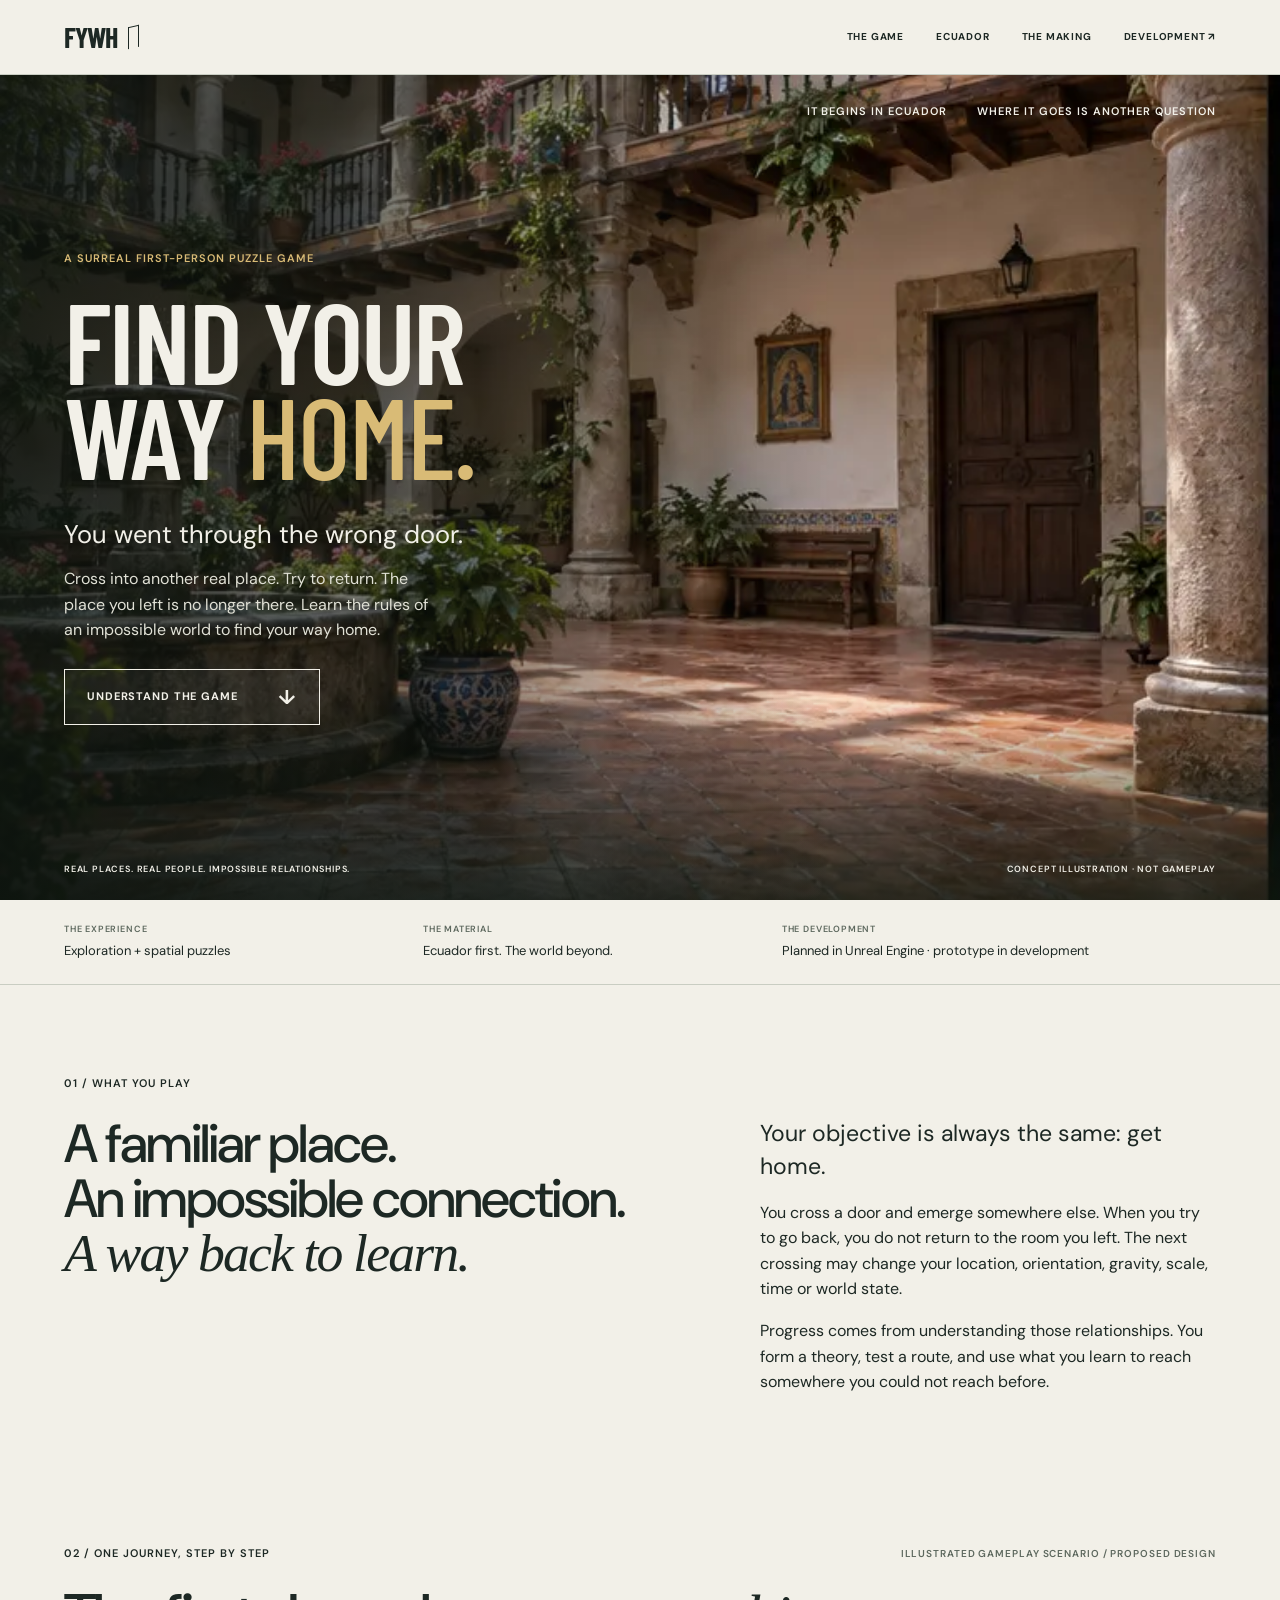
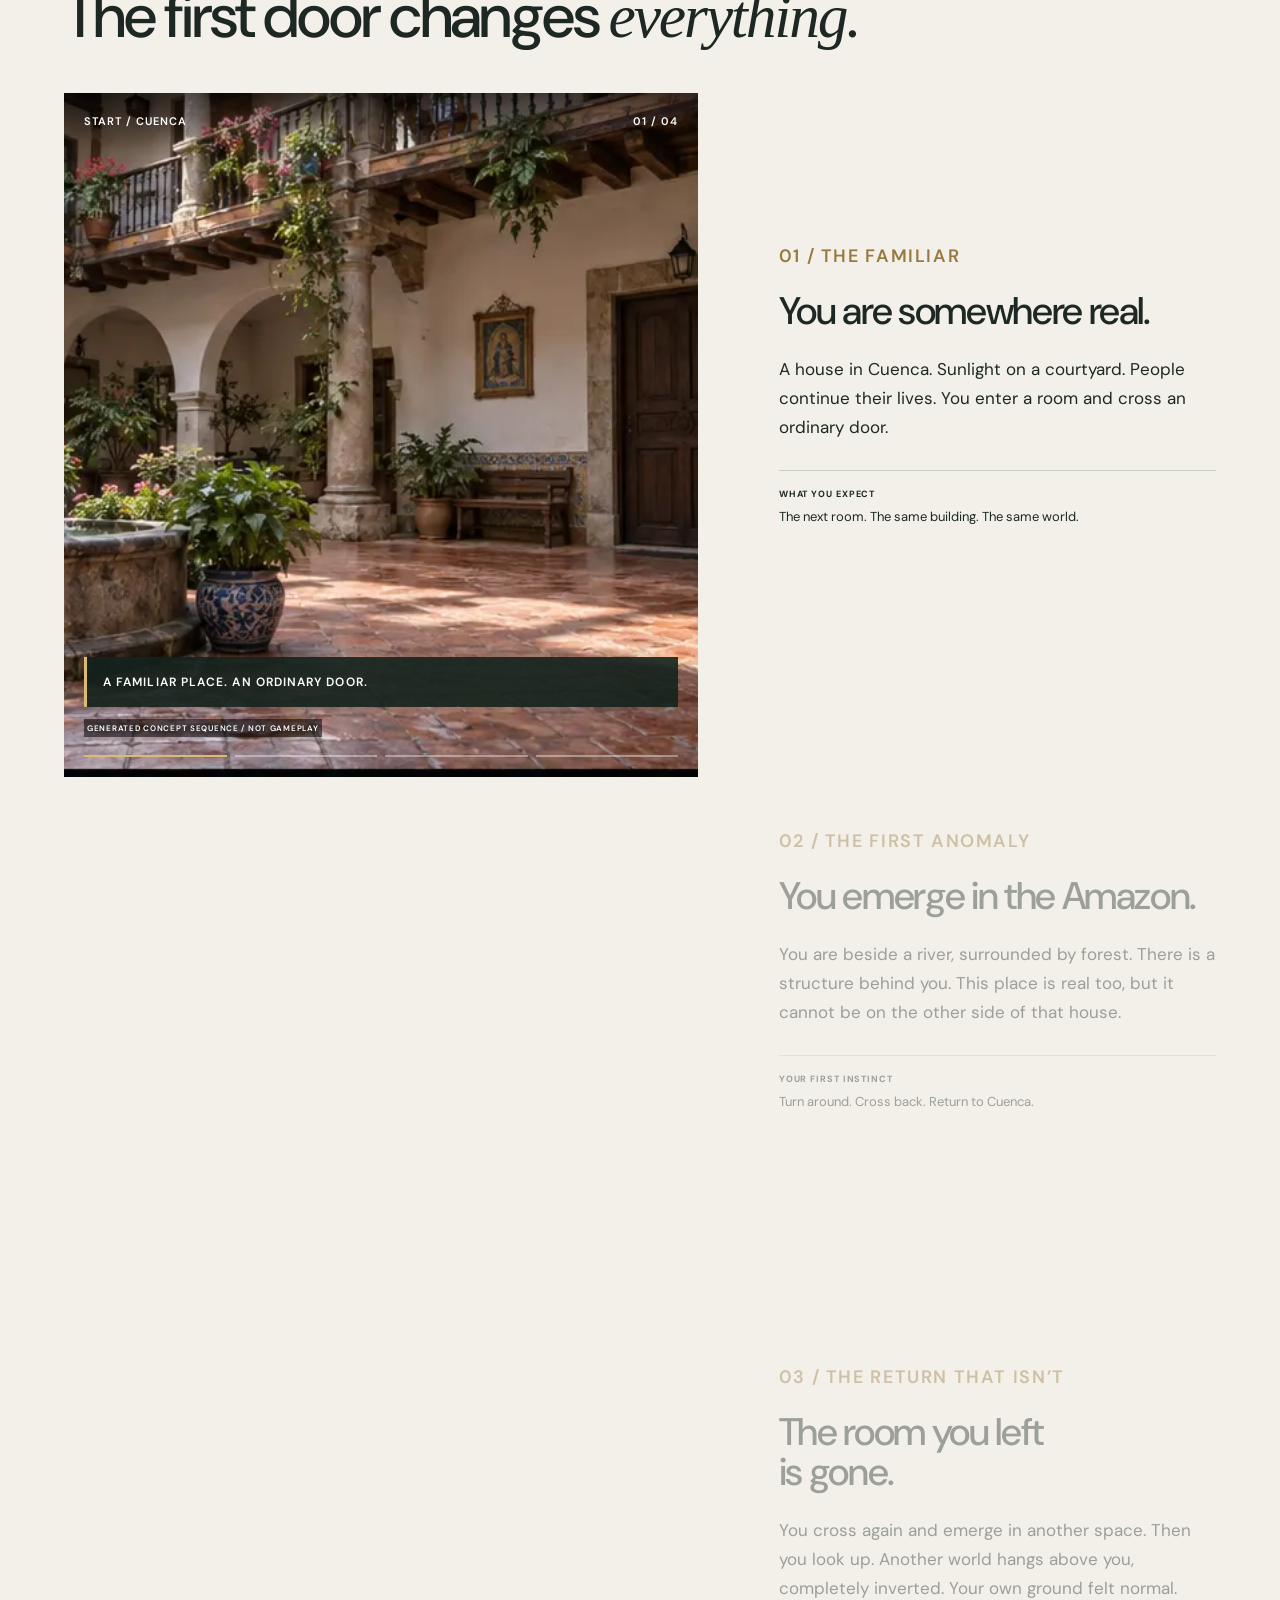
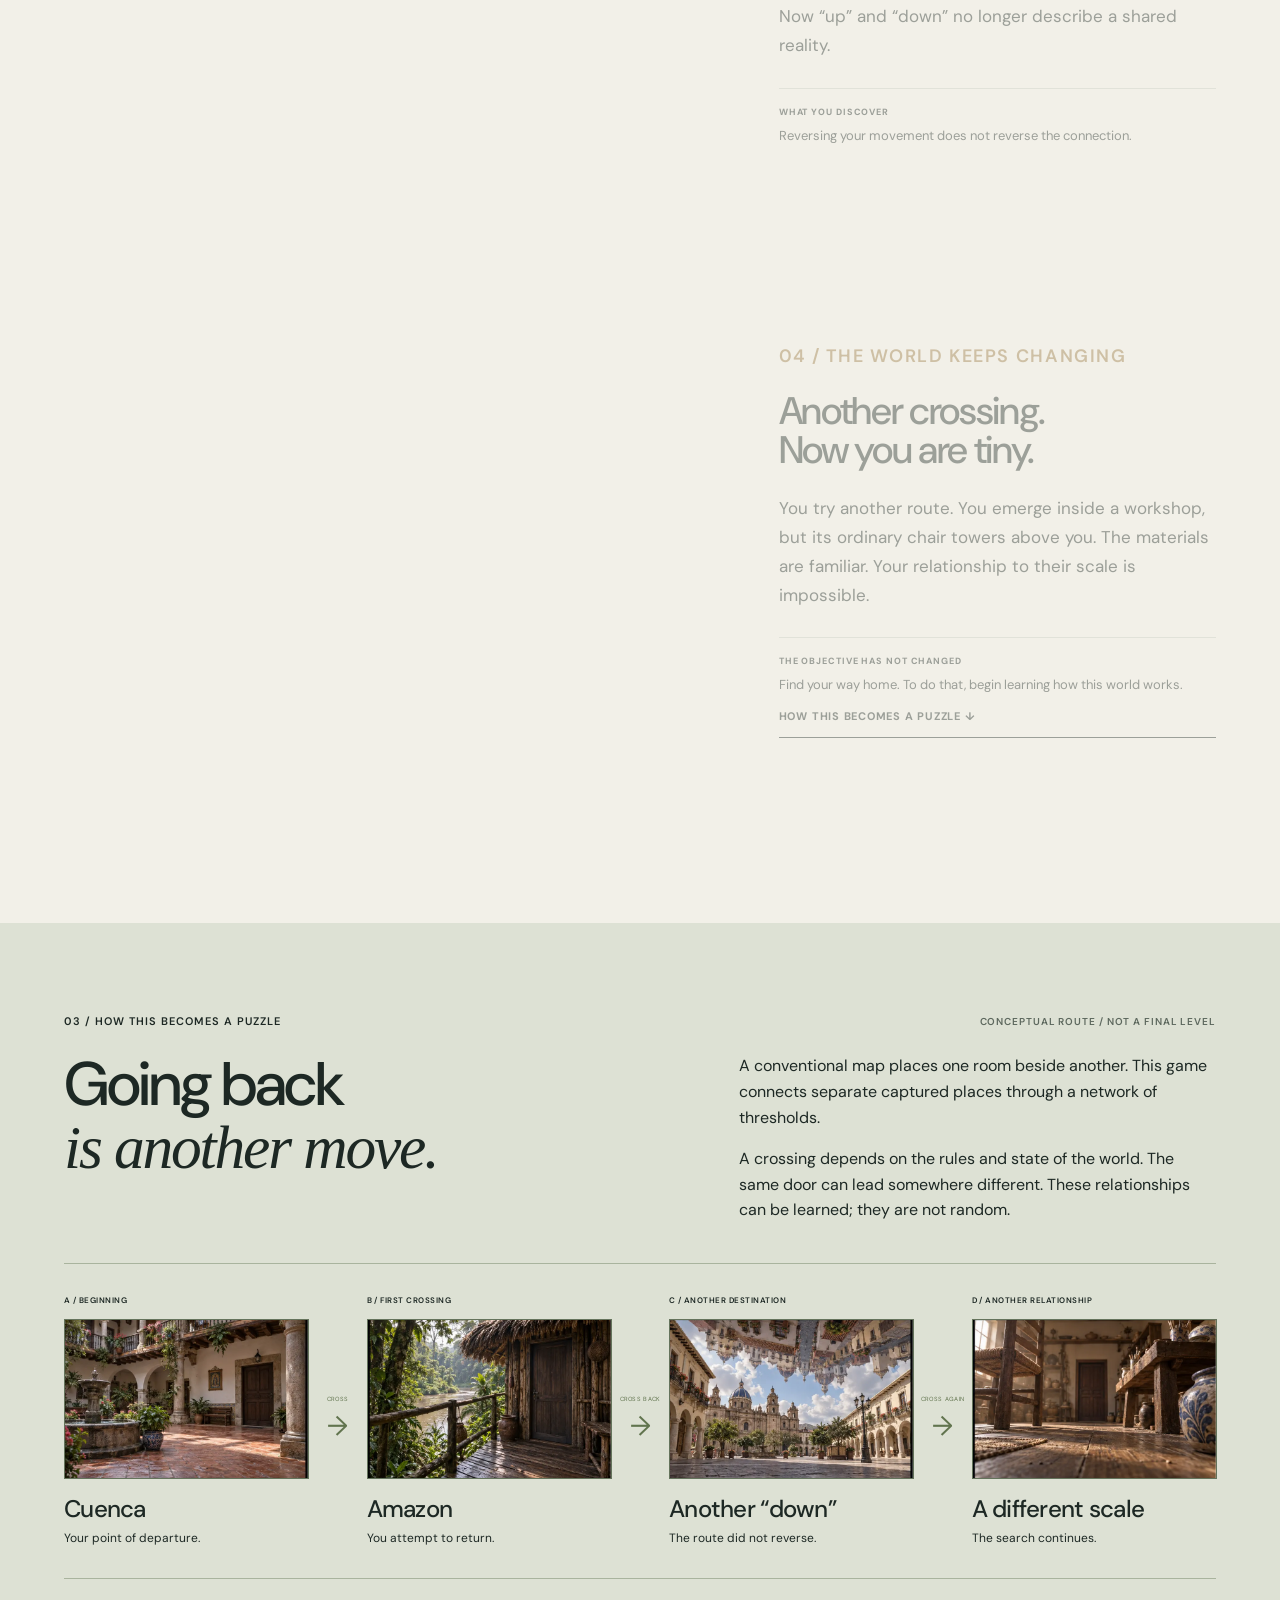
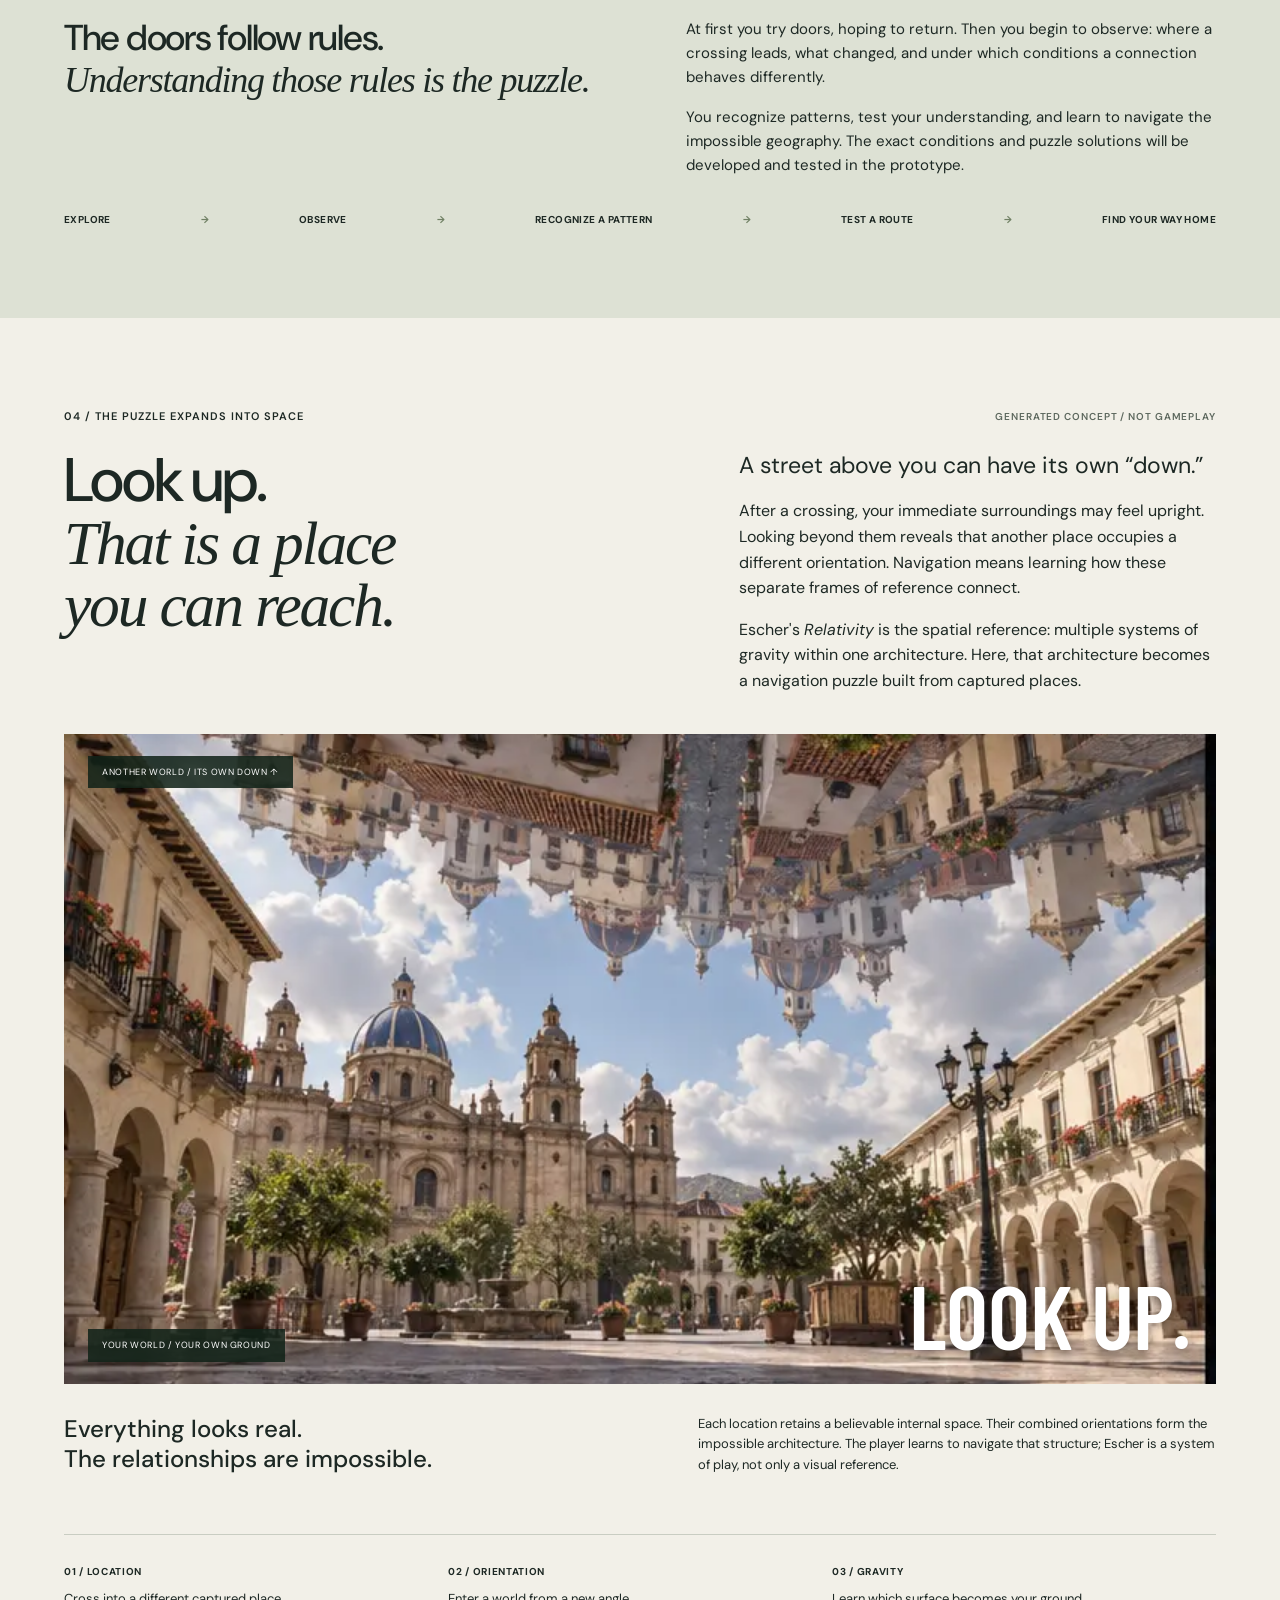
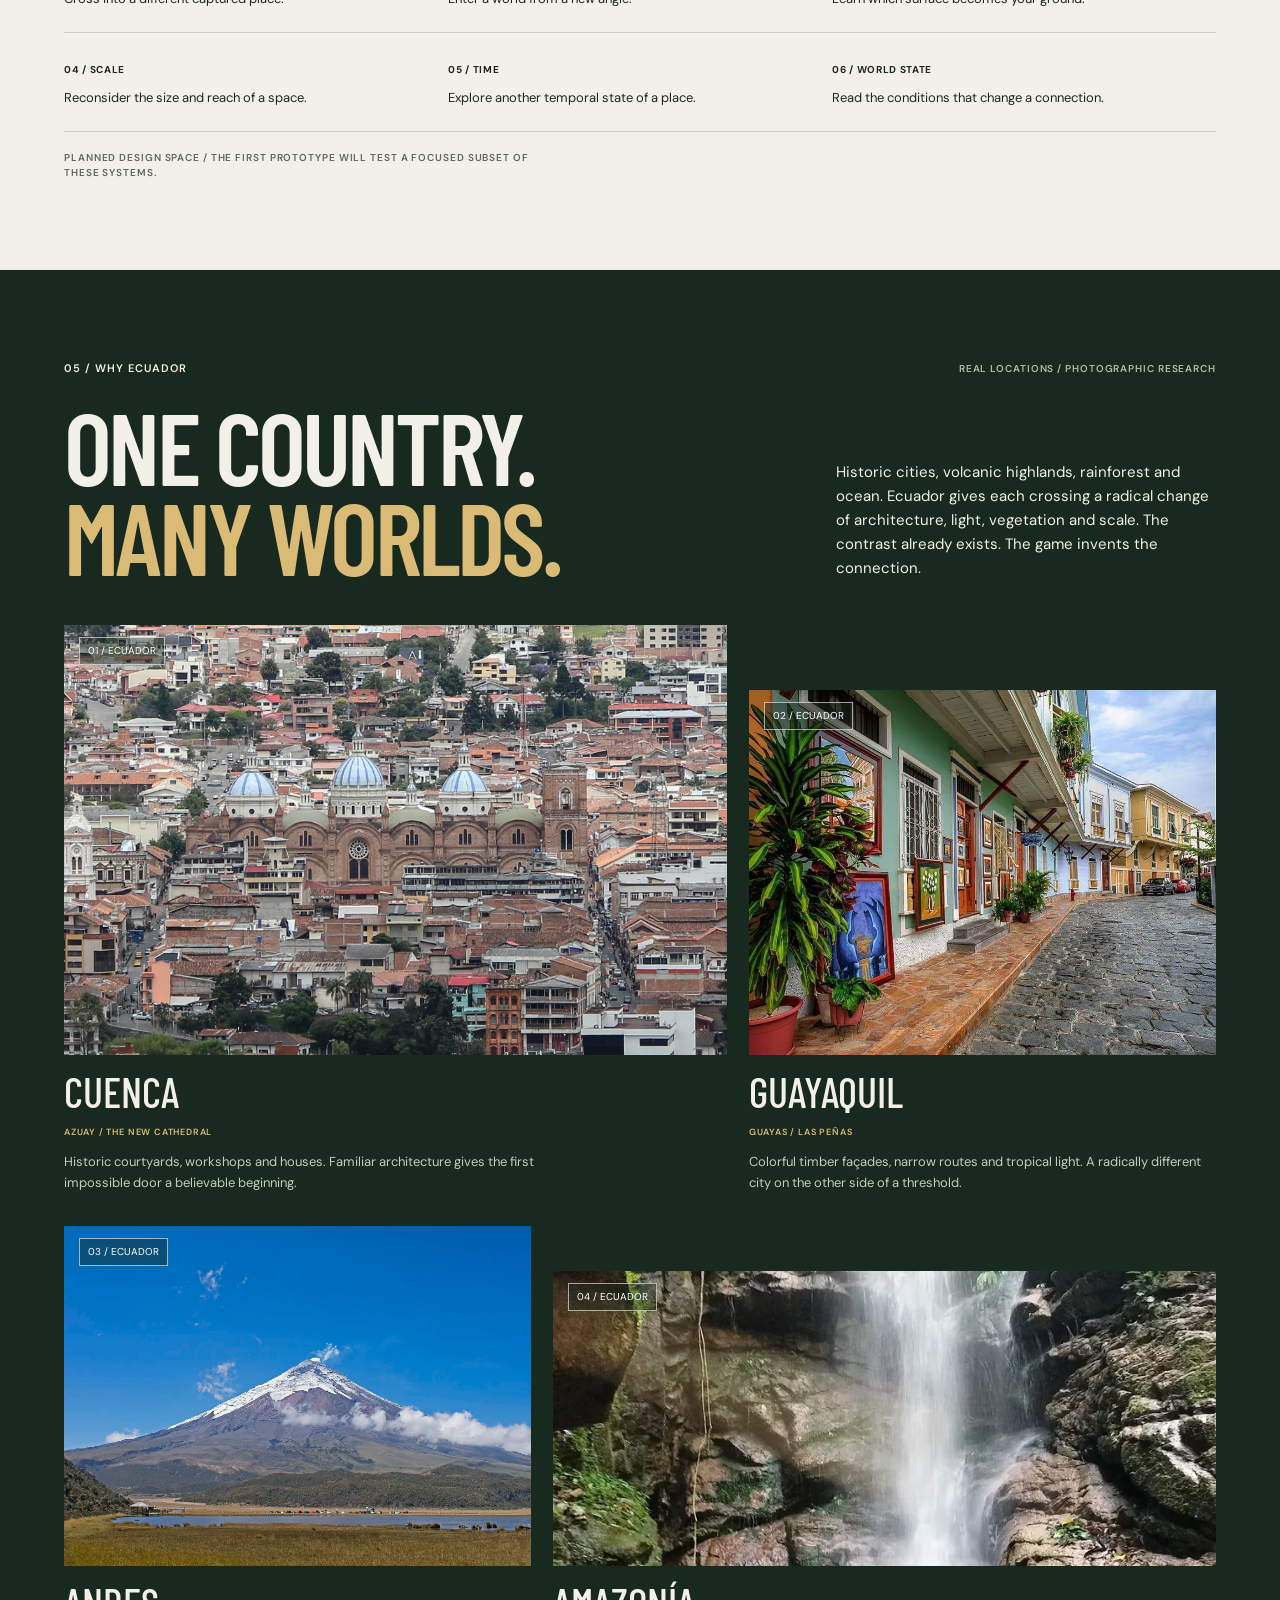
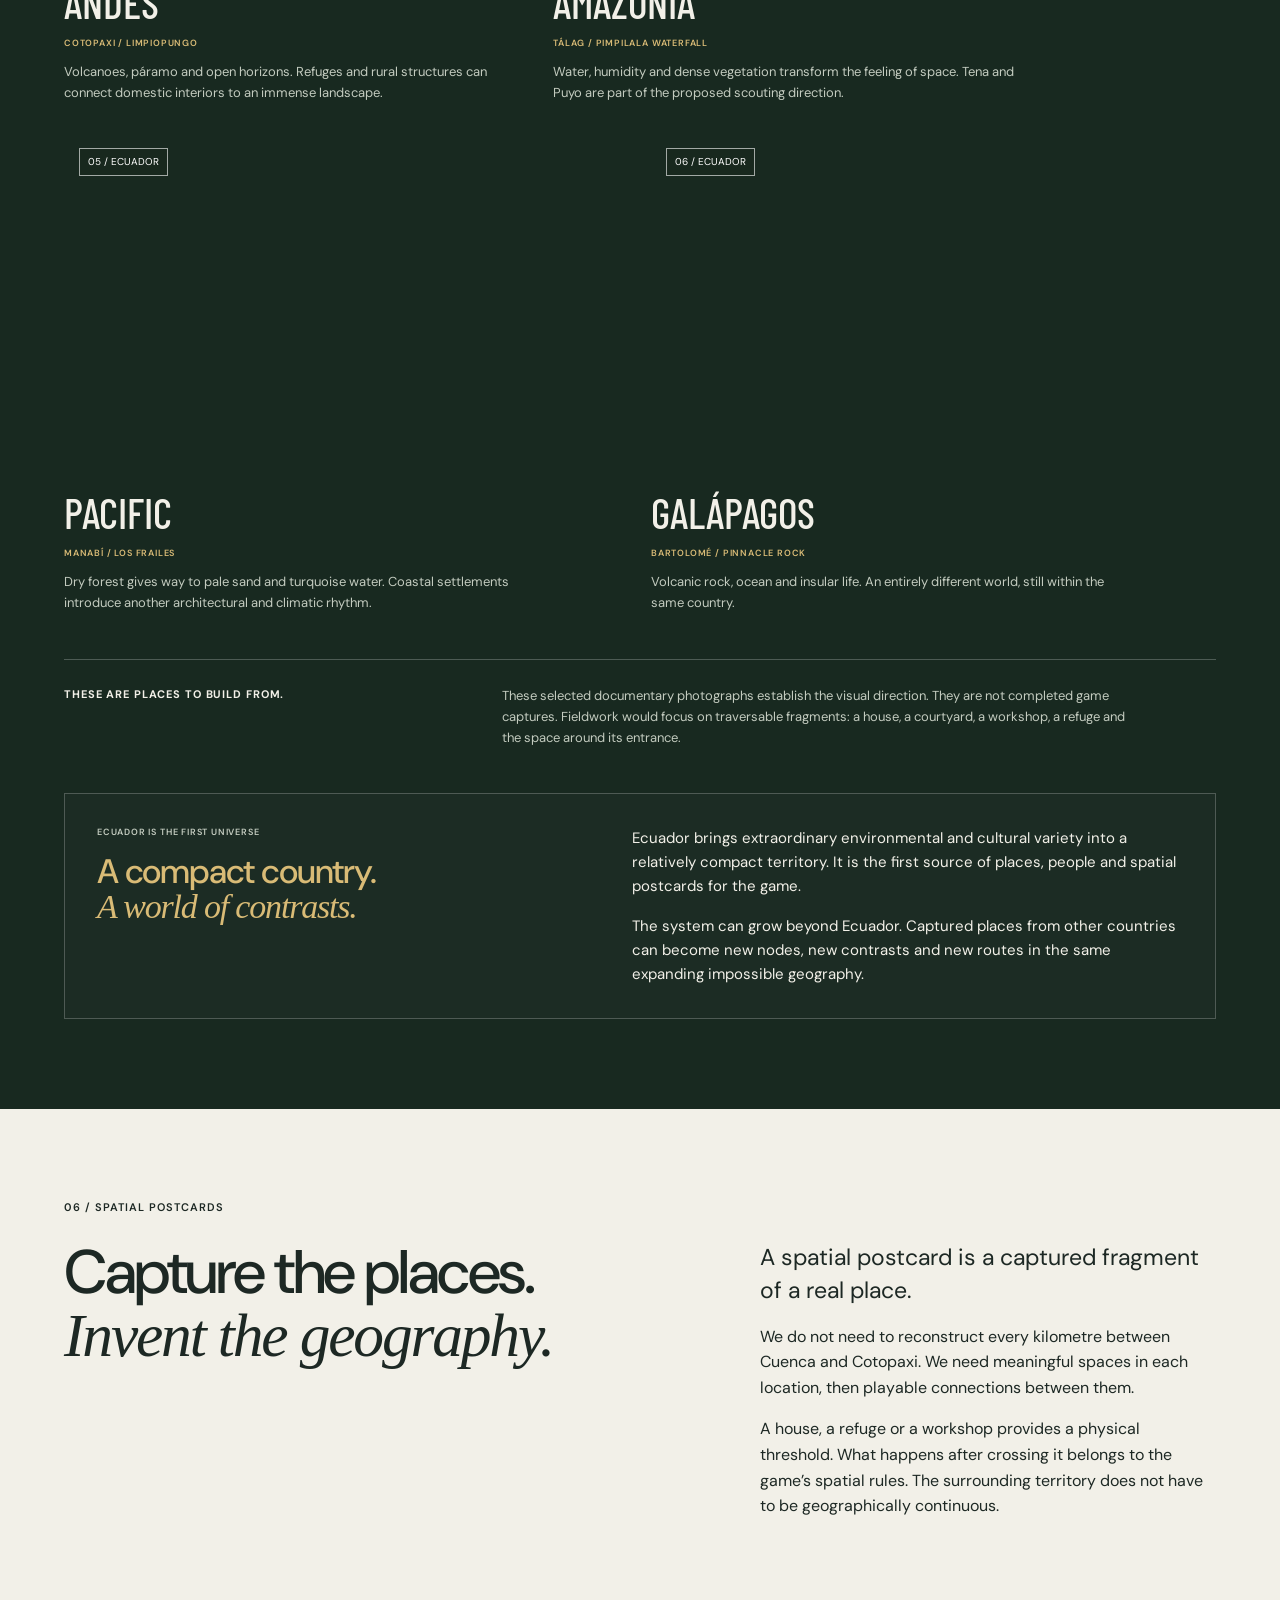
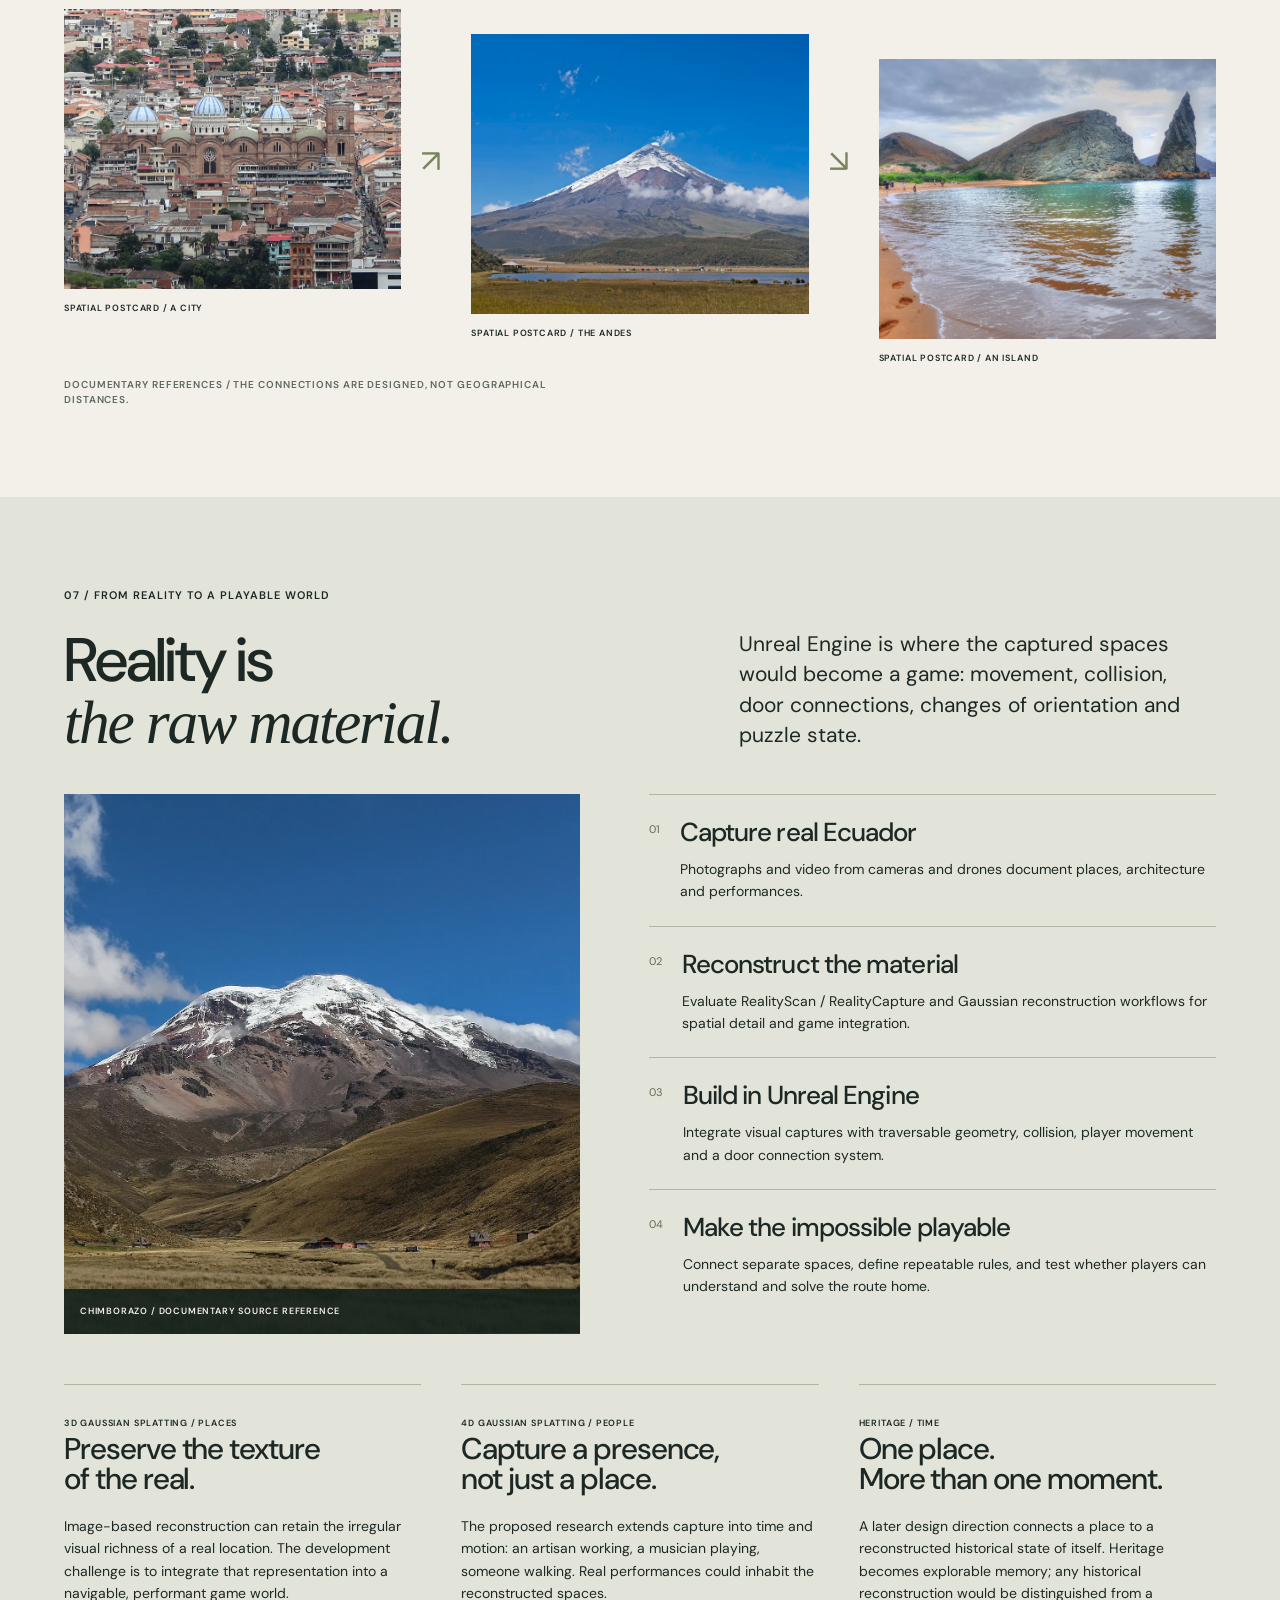
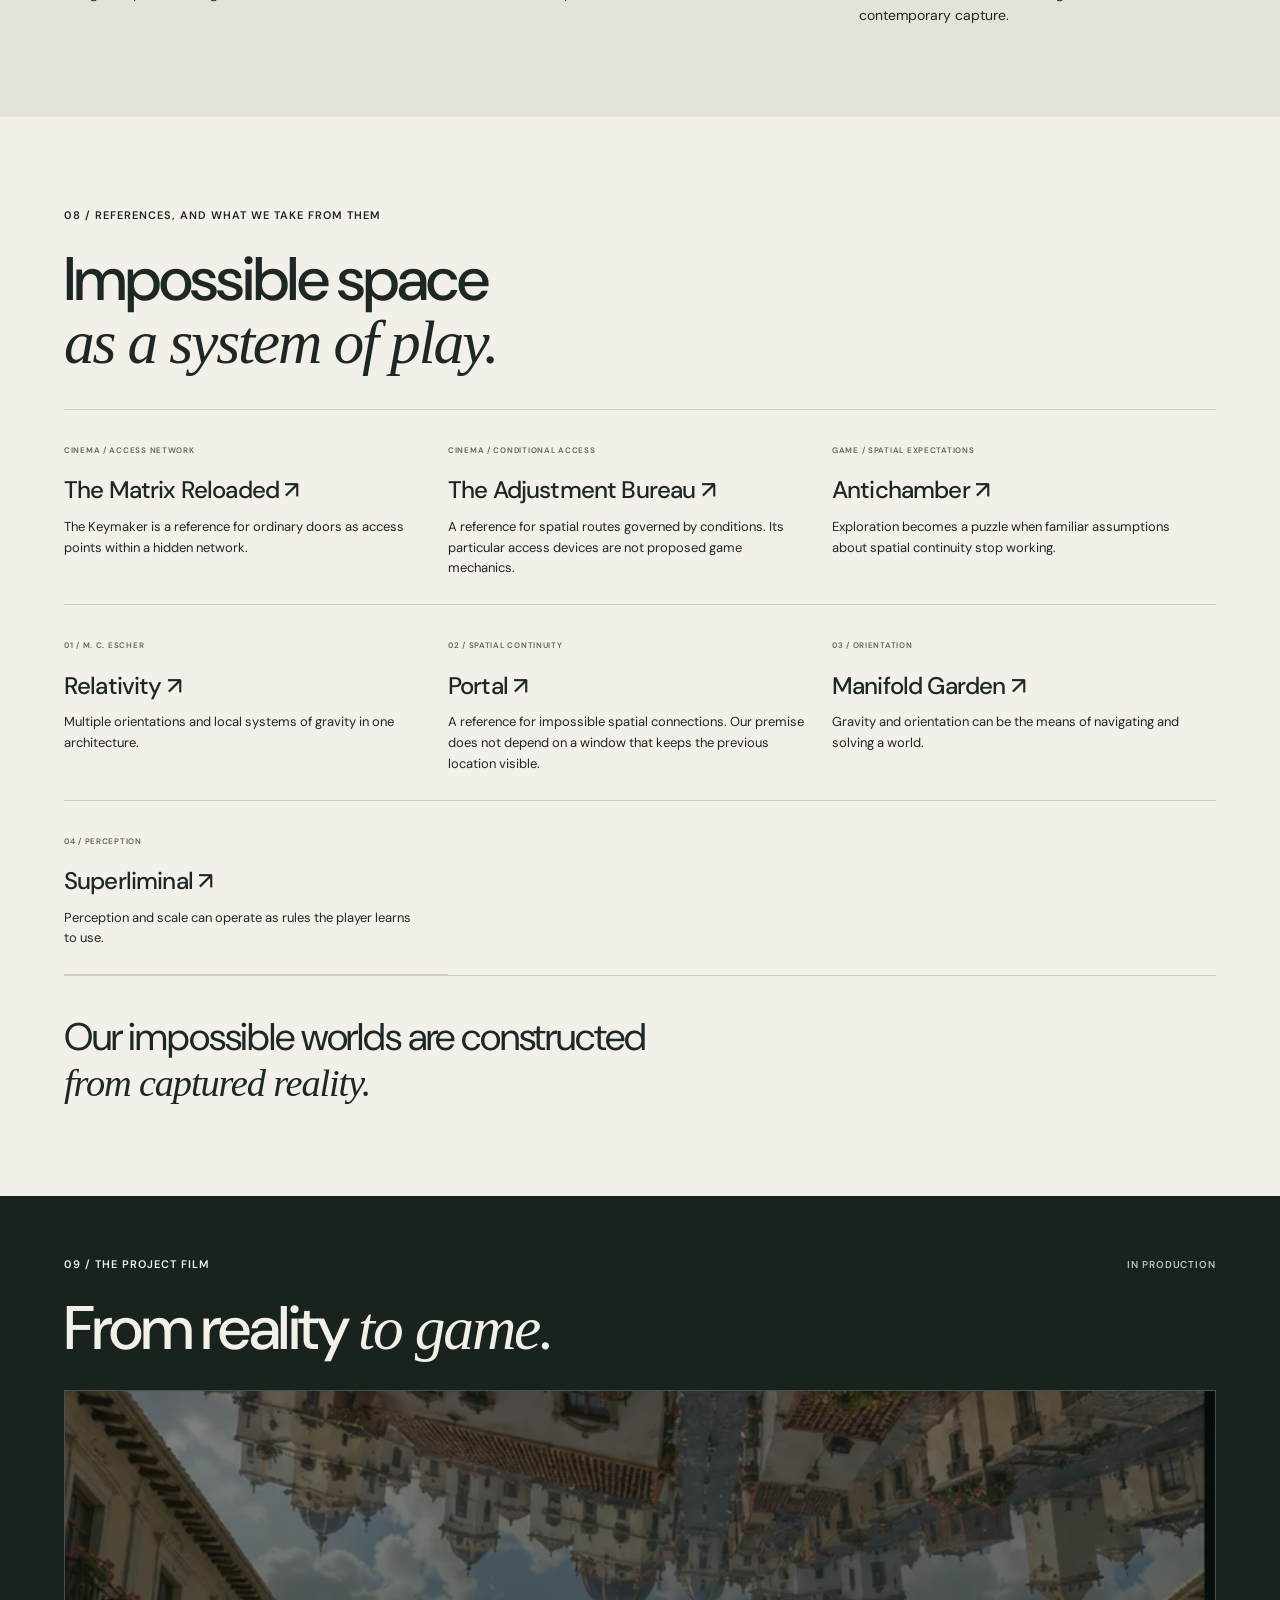
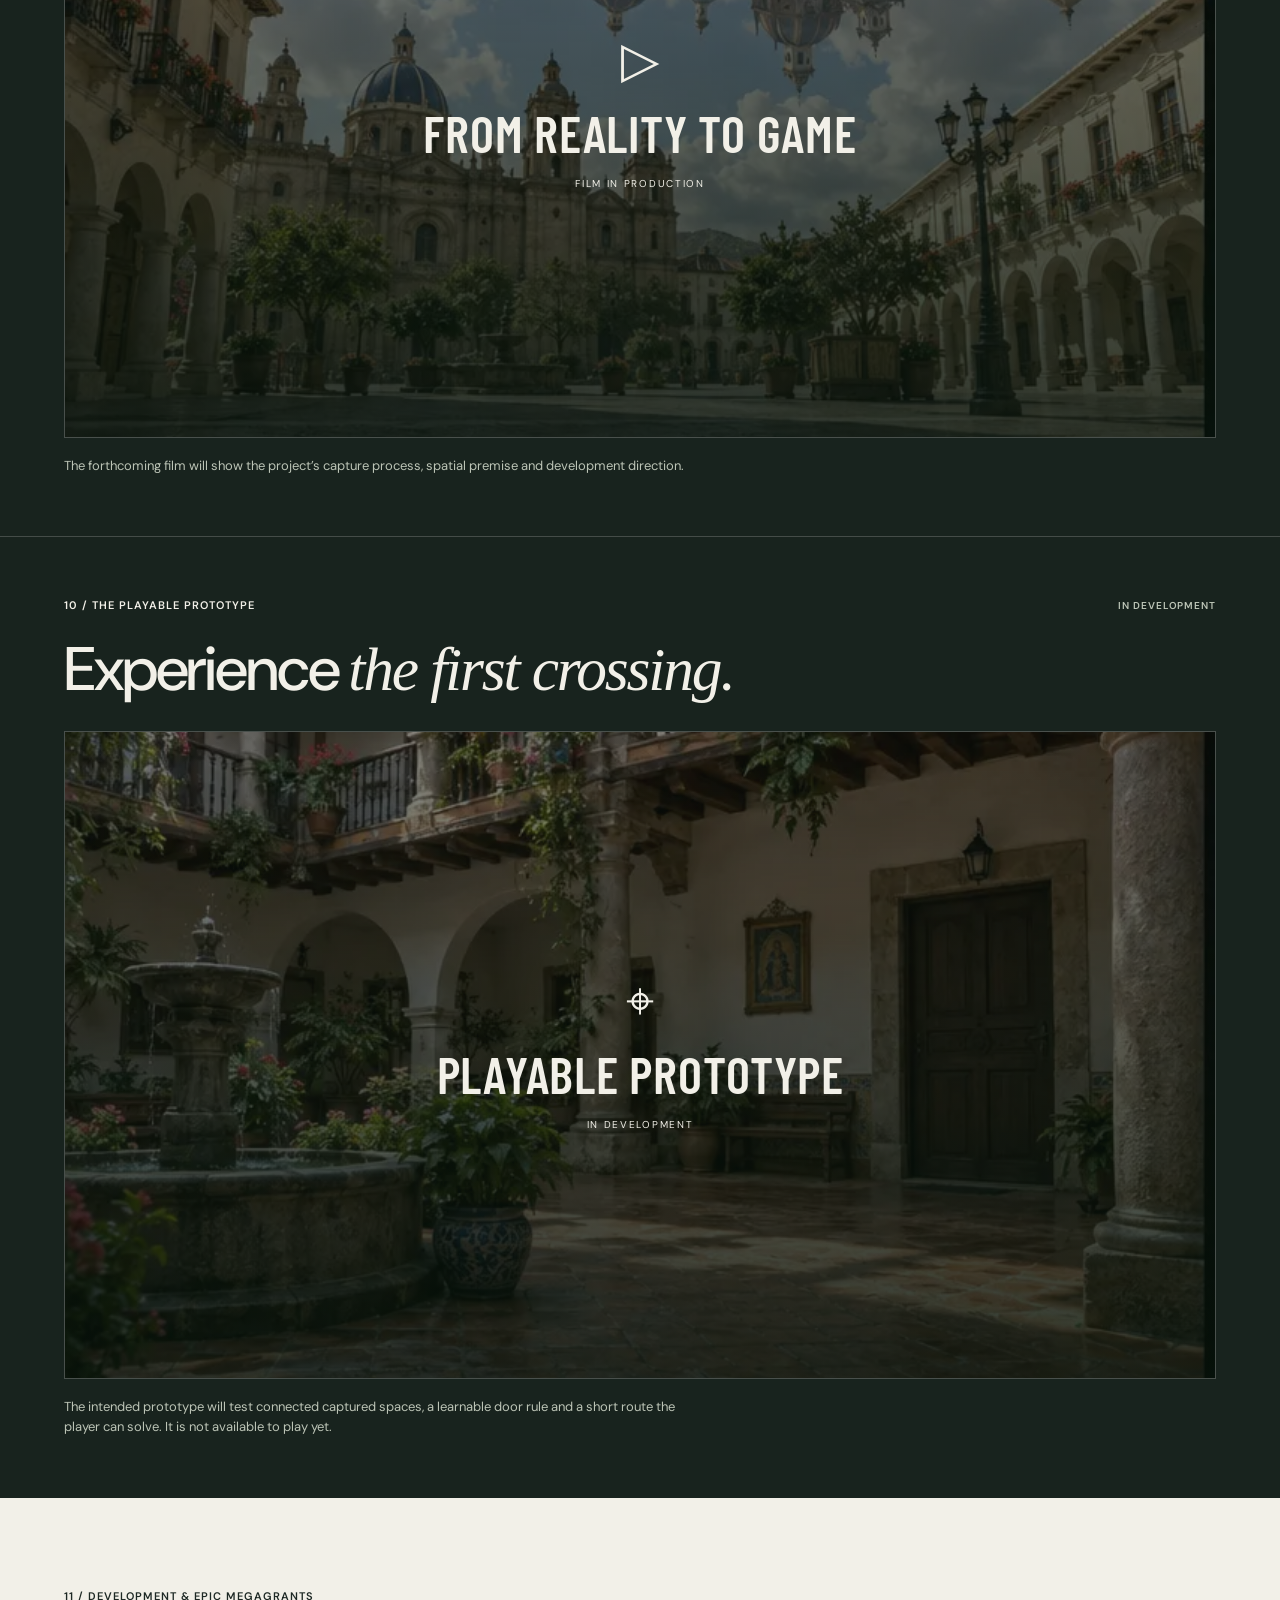
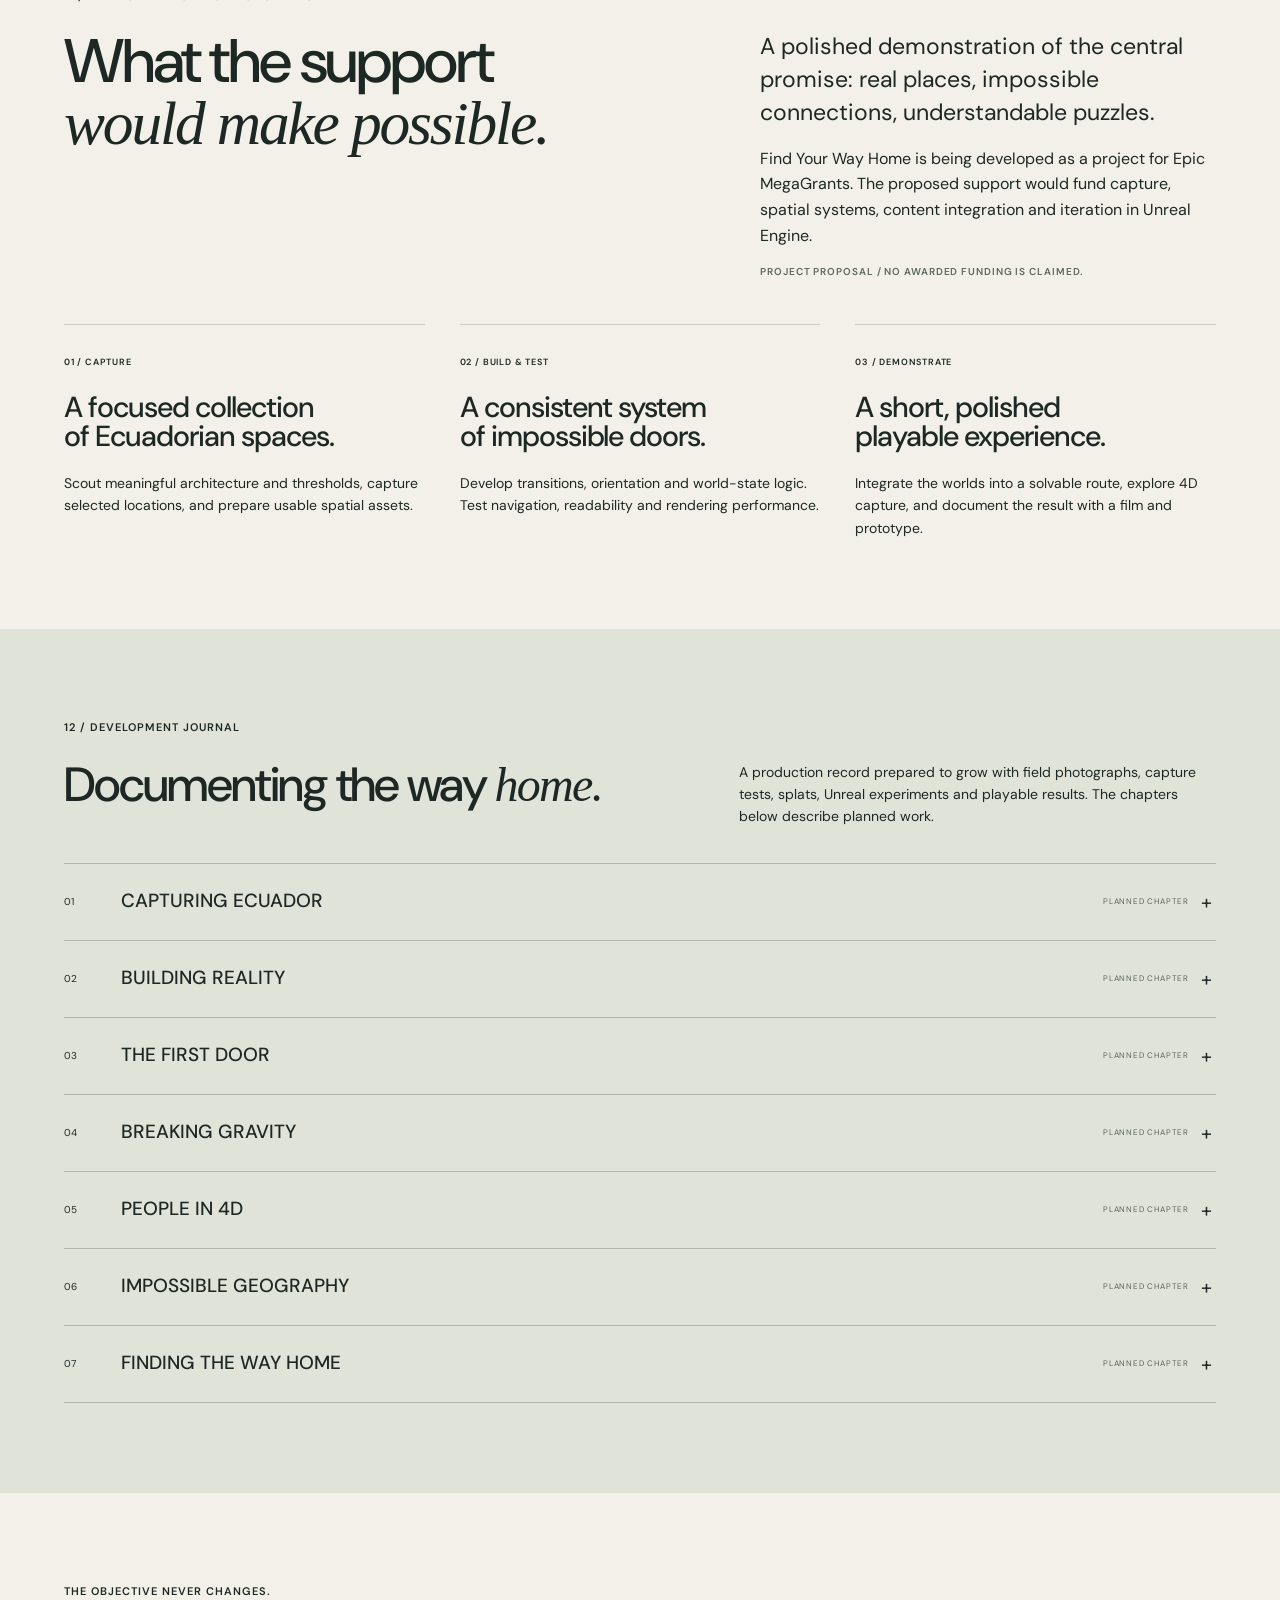
<file: index.html>
<!doctype html>
<html lang="en">
<head>
<meta charset="utf-8"><meta name="viewport" content="width=device-width, initial-scale=1">
<meta name="theme-color" content="#171b18"><meta name="description" content="A surreal first-person puzzle game built from captured Ecuadorian places and people. Learn the rules of impossible doors to find your way home.">
<meta property="og:title" content="Find Your Way Home"><meta property="og:description" content="Real Ecuador. Impossible geography. A puzzle about learning the way back."><meta property="og:image" content="assets/journey-states.webp">
<title>Find Your Way Home — Real places. Impossible geography.</title>
<link rel="preload" href="assets/journey-states.webp" as="image" fetchpriority="high"><link rel="stylesheet" href="style.css?v=6"><script defer src="script.js?v=5"></script>
</head>
<body>
<a class="skip" href="#main">Skip to content</a><div class="progress" aria-hidden="true"></div>
<header class="site-header"><a class="wordmark" href="#top" aria-label="Find Your Way Home, beginning">FYWH<span class="mark" aria-hidden="true"></span></a><nav aria-label="Main navigation"><a href="#experience">THE GAME</a><a href="#worlds">ECUADOR</a><a href="#making">THE MAKING</a><a href="#development">DEVELOPMENT ↗</a></nav></header>
<main id="main">
<section class="hero" id="top">
<div class="hero-photo state-art art-0" role="img" aria-label="Concept illustration: a familiar Cuenca courtyard and an ordinary closed wooden door"></div>
<div class="hero-shade"></div><div class="hero-content"><p class="eyebrow">A SURREAL FIRST-PERSON PUZZLE GAME</p><h1>FIND YOUR<br>WAY <em>HOME.</em></h1><p class="hero-premise">You went through the wrong door.</p><p class="hero-description">Cross into another real place. Try to return. The place you left is no longer there. Learn the rules of an impossible world to find your way home.</p><a class="button light" href="#experience">UNDERSTAND THE GAME <span>↓</span></a></div>
<div class="hero-coordinate"><span>IT BEGINS IN ECUADOR</span><span>WHERE IT GOES IS ANOTHER QUESTION</span></div><div class="hero-bottom"><span>REAL PLACES. REAL PEOPLE. IMPOSSIBLE RELATIONSHIPS.</span><span>CONCEPT ILLUSTRATION · NOT GAMEPLAY</span></div>
</section>
<div class="project-strip"><p><b>THE EXPERIENCE</b>Exploration + spatial puzzles</p><p><b>THE MATERIAL</b>Ecuador first. The world beyond.</p><p><b>THE DEVELOPMENT</b>Planned in Unreal Engine · prototype in development</p></div>
<section class="intro wrap"><p class="eyebrow">01 / WHAT YOU PLAY</p><div class="intro-grid"><h2>A familiar place.<br>An impossible connection.<br><em>A way back to learn.</em></h2><div><p class="lead">Your objective is always the same: get home.</p><p>You cross a door and emerge somewhere else. When you try to go back, you do not return to the room you left. The next crossing may change your location, orientation, gravity, scale, time or world state.</p><p>Progress comes from understanding those relationships. You form a theory, test a route, and use what you learn to reach somewhere you could not reach before.</p></div></div></section>
<section class="walkthrough wrap" id="experience" aria-labelledby="walk-title">
<div class="chapter-head"><p class="eyebrow">02 / ONE JOURNEY, STEP BY STEP</p><p class="caption">ILLUSTRATED GAMEPLAY SCENARIO / PROPOSED DESIGN</p></div><h2 id="walk-title">The first door changes <em>everything.</em></h2>
<div class="walk-layout"><div class="walk-scene" data-step="0"><div class="scene-images"><div class="scene-image state-art art-0 active" data-scene="0" role="img" aria-label="Concept: an ordinary closed door in a historic Cuenca courtyard"></div><div class="scene-image state-art art-1" data-scene="1" role="img" aria-label="Concept: after the first crossing, an Amazon river and a hut with a closed door"></div><div class="scene-image state-art art-2" data-scene="2" role="img" aria-label="Concept: after trying to return, an Ecuadorian plaza has another inverted city above it"></div><div class="scene-image state-art art-3" data-scene="3" role="img" aria-label="Concept: another crossing leaves the player tiny beneath the furniture of an artisan workshop"></div><div class="door-leaf" aria-hidden="true"></div></div><div class="scene-top"><span id="scene-place">START / CUENCA</span><span id="scene-count">01 / 04</span></div><div class="scene-route" id="scene-route">A FAMILIAR PLACE. AN ORDINARY DOOR.</div><p class="scene-credit">GENERATED CONCEPT SEQUENCE / NOT GAMEPLAY</p><div class="scene-dots" aria-hidden="true"><i class="active"></i><i></i><i></i><i></i></div></div>
<div class="walk-steps">
<article class="walk-step active" data-step="0"><span class="step-number">01 / THE FAMILIAR</span><h3>You are somewhere real.</h3><p>A house in Cuenca. Sunlight on a courtyard. People continue their lives. You enter a room and cross an ordinary door.</p><div class="action"><b>WHAT YOU EXPECT</b>The next room. The same building. The same world.</div></article>
<article class="walk-step" data-step="1"><span class="step-number">02 / THE FIRST ANOMALY</span><h3>You emerge in the Amazon.</h3><p>You are beside a river, surrounded by forest. There is a structure behind you. This place is real too, but it cannot be on the other side of that house.</p><div class="action"><b>YOUR FIRST INSTINCT</b>Turn around. Cross back. Return to Cuenca.</div></article>
<article class="walk-step" data-step="2"><span class="step-number">03 / THE RETURN THAT ISN’T</span><h3>The room you left<br>is gone.</h3><p>You cross again and emerge in another space. Then you look up. Another world hangs above you, completely inverted. Your own ground felt normal. Now “up” and “down” no longer describe a shared reality.</p><div class="action"><b>WHAT YOU DISCOVER</b>Reversing your movement does not reverse the connection.</div></article>
<article class="walk-step" data-step="3"><span class="step-number">04 / THE WORLD KEEPS CHANGING</span><h3>Another crossing.<br>Now you are tiny.</h3><p>You try another route. You emerge inside a workshop, but its ordinary chair towers above you. The materials are familiar. Your relationship to their scale is impossible.</p><div class="action"><b>THE OBJECTIVE HAS NOT CHANGED</b>Find your way home. To do that, begin learning how this world works.</div><a class="text-link" href="#puzzle">HOW THIS BECOMES A PUZZLE ↓</a></article>
</div></div></section>
<section class="puzzle-section" id="puzzle"><div class="wrap"><div class="chapter-head"><p class="eyebrow">03 / HOW THIS BECOMES A PUZZLE</p><p class="caption">CONCEPTUAL ROUTE / NOT A FINAL LEVEL</p></div><div class="puzzle-heading"><h2>Going back<br><em>is another move.</em></h2><div><p>A conventional map places one room beside another. This game connects separate captured places through a network of thresholds.</p><p>A crossing depends on the rules and state of the world. The same door can lead somewhere different. These relationships can be learned; they are not random.</p></div></div>
<div class="route-diagram" aria-label="Illustrated journey: Cuenca to Amazon, attempted return leads to inverted space, another crossing leads to altered scale"><article><span>A / BEGINNING</span><div class="state-art art-0" role="img" aria-label="Cuenca courtyard"></div><h3>Cuenca</h3><p>Your point of departure.</p></article><div class="route-arrow"><span>CROSS</span>→</div><article><span>B / FIRST CROSSING</span><div class="state-art art-1" role="img" aria-label="Amazon river and hut"></div><h3>Amazon</h3><p>You attempt to return.</p></article><div class="route-arrow"><span>CROSS BACK</span>→</div><article><span>C / ANOTHER DESTINATION</span><div class="state-art art-2" role="img" aria-label="Incompatible gravity"></div><h3>Another “down”</h3><p>The route did not reverse.</p></article><div class="route-arrow"><span>CROSS AGAIN</span>→</div><article><span>D / ANOTHER RELATIONSHIP</span><div class="state-art art-3" role="img" aria-label="A workshop at giant scale"></div><h3>A different scale</h3><p>The search continues.</p></article></div>
<div class="understanding"><h3>The doors follow rules.<br><em>Understanding those rules is the puzzle.</em></h3><div><p>At first you try doors, hoping to return. Then you begin to observe: where a crossing leads, what changed, and under which conditions a connection behaves differently.</p><p>You recognize patterns, test your understanding, and learn to navigate the impossible geography. The exact conditions and puzzle solutions will be developed and tested in the prototype.</p></div></div><div class="loop"><span>EXPLORE</span><i>→</i><span>OBSERVE</span><i>→</i><span>RECOGNIZE A PATTERN</span><i>→</i><span>TEST A ROUTE</span><i>→</i><span>FIND YOUR WAY HOME</span></div></div></section>
<section class="spatial-section wrap" id="space"><div class="chapter-head"><p class="eyebrow">04 / THE PUZZLE EXPANDS INTO SPACE</p><p class="caption">GENERATED CONCEPT / NOT GAMEPLAY</p></div><div class="spatial-heading"><h2>Look up.<br><em>That is a place<br>you can reach.</em></h2><div><p class="lead">A street above you can have its own “down.”</p><p>After a crossing, your immediate surroundings may feel upright. Looking beyond them reveals that another place occupies a different orientation. Navigation means learning how these separate frames of reference connect.</p><p>Escher's <i>Relativity</i> is the spatial reference: multiple systems of gravity within one architecture. Here, that architecture becomes a navigation puzzle built from captured places.</p></div></div>
<div class="gravity-reveal"><div class="state-art art-2" role="img" aria-label="Concept visualization: a grounded Ecuadorian plaza and a separate inverted city overhead"></div><span class="gravity-note top">ANOTHER WORLD / ITS OWN DOWN ↑</span><span class="gravity-note bottom">YOUR WORLD / YOUR OWN GROUND</span><p class="gravity-word" aria-hidden="true">LOOK UP.</p></div><div class="spatial-caption"><strong>Everything looks real.<br>The relationships are impossible.</strong><p>Each location retains a believable internal space. Their combined orientations form the impossible architecture. The player learns to navigate that structure; Escher is a system of play, not only a visual reference.</p></div>
<div class="mechanics"><article><b>01 / LOCATION</b><p>Cross into a different captured place.</p></article><article><b>02 / ORIENTATION</b><p>Enter a world from a new angle.</p></article><article><b>03 / GRAVITY</b><p>Learn which surface becomes your ground.</p></article><article><b>04 / SCALE</b><p>Reconsider the size and reach of a space.</p></article><article><b>05 / TIME</b><p>Explore another temporal state of a place.</p></article><article><b>06 / WORLD STATE</b><p>Read the conditions that change a connection.</p></article></div><p class="caption">PLANNED DESIGN SPACE / THE FIRST PROTOTYPE WILL TEST A FOCUSED SUBSET OF THESE SYSTEMS.</p></section>
<section class="worlds-section" id="worlds"><div class="wrap"><div class="chapter-head"><p class="eyebrow">05 / WHY ECUADOR</p><span class="caption">REAL LOCATIONS / PHOTOGRAPHIC RESEARCH</span></div><div class="worlds-heading"><h2>ONE COUNTRY.<br><em>MANY WORLDS.</em></h2><p>Historic cities, volcanic highlands, rainforest and ocean. Ecuador gives each crossing a radical change of architecture, light, vegetation and scale. The contrast already exists. The game invents the connection.</p></div><div class="world-atlas" id="world-atlas"></div><div class="capture-note"><b>THESE ARE PLACES TO BUILD FROM.</b><p>These selected documentary photographs establish the visual direction. They are not completed game captures. Fieldwork would focus on traversable fragments: a house, a courtyard, a workshop, a refuge and the space around its entrance.</p></div><div class="expansion"><div><p class="eyebrow">ECUADOR IS THE FIRST UNIVERSE</p><h3>A compact country.<br><em>A world of contrasts.</em></h3></div><div><p>Ecuador brings extraordinary environmental and cultural variety into a relatively compact territory. It is the first source of places, people and spatial postcards for the game.</p><p>The system can grow beyond Ecuador. Captured places from other countries can become new nodes, new contrasts and new routes in the same expanding impossible geography.</p></div></div></div></section>
<section class="postcards wrap"><p class="eyebrow">06 / SPATIAL POSTCARDS</p><div class="intro-grid"><h2>Capture the places.<br><em>Invent the geography.</em></h2><div><p class="lead">A spatial postcard is a captured fragment of a real place.</p><p>We do not need to reconstruct every kilometre between Cuenca and Cotopaxi. We need meaningful spaces in each location, then playable connections between them.</p><p>A house, a refuge or a workshop provides a physical threshold. What happens after crossing it belongs to the game’s spatial rules. The surrounding territory does not have to be geographically continuous.</p></div></div><div class="postcard-network"><figure><img src="assets/cuenca-source.webp?v=2" alt="Cuenca’s cathedral and historic architecture" loading="lazy"><figcaption>SPATIAL POSTCARD / A CITY</figcaption></figure><span aria-hidden="true">↗</span><figure><img src="assets/andes-source.webp?v=2" alt="Cotopaxi and its volcanic landscape" loading="lazy"><figcaption>SPATIAL POSTCARD / THE ANDES</figcaption></figure><span aria-hidden="true">↘</span><figure><img src="assets/galapagos-source.webp?v=2" alt="Pinnacle Rock and the coast of Bartolomé Island" loading="lazy"><figcaption>SPATIAL POSTCARD / AN ISLAND</figcaption></figure></div><p class="caption">DOCUMENTARY REFERENCES / THE CONNECTIONS ARE DESIGNED, NOT GEOGRAPHICAL DISTANCES.</p></section>
<section class="making-section" id="making"><div class="wrap"><p class="eyebrow">07 / FROM REALITY TO A PLAYABLE WORLD</p><div class="making-heading"><h2>Reality is<br><em>the raw material.</em></h2><p class="lead">Unreal Engine is where the captured spaces would become a game: movement, collision, door connections, changes of orientation and puzzle state.</p></div><div class="capture-layout"><figure><img src="assets/riobamba-source.webp?v=2" alt="Chimborazo in Ecuador, a photographic reference for future field capture" loading="lazy"><figcaption>CHIMBORAZO / DOCUMENTARY SOURCE REFERENCE</figcaption></figure><ol class="pipeline"><li><span>01</span><div><h3>Capture real Ecuador</h3><p>Photographs and video from cameras and drones document places, architecture and performances.</p></div></li><li><span>02</span><div><h3>Reconstruct the material</h3><p>Evaluate RealityScan / RealityCapture and Gaussian reconstruction workflows for spatial detail and game integration.</p></div></li><li><span>03</span><div><h3>Build in Unreal Engine</h3><p>Integrate visual captures with traversable geometry, collision, player movement and a door connection system.</p></div></li><li><span>04</span><div><h3>Make the impossible playable</h3><p>Connect separate spaces, define repeatable rules, and test whether players can understand and solve the route home.</p></div></li></ol></div><div class="technology-grid"><article><span class="eyebrow">3D GAUSSIAN SPLATTING / PLACES</span><h3>Preserve the texture<br>of the real.</h3><p>Image-based reconstruction can retain the irregular visual richness of a real location. The development challenge is to integrate that representation into a navigable, performant game world.</p></article><article><span class="eyebrow">4D GAUSSIAN SPLATTING / PEOPLE</span><h3>Capture a presence,<br>not just a place.</h3><p>The proposed research extends capture into time and motion: an artisan working, a musician playing, someone walking. Real performances could inhabit the reconstructed spaces.</p></article><article><span class="eyebrow">HERITAGE / TIME</span><h3>One place.<br>More than one moment.</h3><p>A later design direction connects a place to a reconstructed historical state of itself. Heritage becomes explorable memory; any historical reconstruction would be distinguished from a contemporary capture.</p></article></div></div></section>
<section class="references wrap"><p class="eyebrow">08 / REFERENCES, AND WHAT WE TAKE FROM THEM</p><h2>Impossible space<br><em>as a system of play.</em></h2><div class="reference-grid"><a href="https://www.warnerbros.com/movies/matrix-reloaded" target="_blank" rel="noopener"><span>CINEMA / ACCESS NETWORK</span><h3>The Matrix Reloaded ↗</h3><p>The Keymaker is a reference for ordinary doors as access points within a hidden network.</p></a><a href="https://www.universalpicturesathome.com/movies/the-adjustment-bureau" target="_blank" rel="noopener"><span>CINEMA / CONDITIONAL ACCESS</span><h3>The Adjustment Bureau ↗</h3><p>A reference for spatial routes governed by conditions. Its particular access devices are not proposed game mechanics.</p></a><a href="https://store.steampowered.com/app/219890/Antichamber/" target="_blank" rel="noopener"><span>GAME / SPATIAL EXPECTATIONS</span><h3>Antichamber ↗</h3><p>Exploration becomes a puzzle when familiar assumptions about spatial continuity stop working.</p></a><a href="https://www.nga.gov/artworks/54256-relativity" target="_blank" rel="noopener"><span>01 / M. C. ESCHER</span><h3>Relativity ↗</h3><p>Multiple orientations and local systems of gravity in one architecture.</p></a><a href="https://www.thinkwithportals.com/" target="_blank" rel="noopener"><span>02 / SPATIAL CONTINUITY</span><h3>Portal ↗</h3><p>A reference for impossible spatial connections. Our premise does not depend on a window that keeps the previous location visible.</p></a><a href="https://manifold.garden/" target="_blank" rel="noopener"><span>03 / ORIENTATION</span><h3>Manifold Garden ↗</h3><p>Gravity and orientation can be the means of navigating and solving a world.</p></a><a href="https://www.pillowcastlegames.com/superliminal" target="_blank" rel="noopener"><span>04 / PERCEPTION</span><h3>Superliminal ↗</h3><p>Perception and scale can operate as rules the player learns to use.</p></a></div><p class="reference-thesis">Our impossible worlds are constructed<br><em>from captured reality.</em></p></section>
<section class="media-section" id="film"><div class="wrap"><div class="chapter-head"><p class="eyebrow">09 / THE PROJECT FILM</p><p class="caption">IN PRODUCTION</p></div><h2>From reality <em>to game.</em></h2><div class="media-canvas" data-media="film"><div class="media-art state-art art-2" role="img" aria-label="Concept illustration of incompatible orientations in an Ecuadorian plaza"></div><div class="media-label"><span class="film-icon" aria-hidden="true">▷</span><h3>FROM REALITY TO GAME</h3><p>FILM IN PRODUCTION</p></div></div><p class="media-caption">The forthcoming film will show the project’s capture process, spatial premise and development direction.</p></div></section>
<section class="media-section demo-section" id="demo"><div class="wrap"><div class="chapter-head"><p class="eyebrow">10 / THE PLAYABLE PROTOTYPE</p><p class="caption">IN DEVELOPMENT</p></div><h2>Experience <em>the first crossing.</em></h2><div class="media-canvas" data-media="demo"><div class="media-art state-art art-0" role="img" aria-label="Concept illustration of the ordinary door before the first crossing"></div><div class="media-label"><span class="demo-icon" aria-hidden="true">⌖</span><h3>PLAYABLE PROTOTYPE</h3><p>IN DEVELOPMENT</p></div></div><p class="media-caption">The intended prototype will test connected captured spaces, a learnable door rule and a short route the player can solve. It is not available to play yet.</p></div></section>
<section class="development wrap" id="development"><p class="eyebrow">11 / DEVELOPMENT & EPIC MEGAGRANTS</p><div class="intro-grid"><h2>What the support<br><em>would make possible.</em></h2><div><p class="lead">A polished demonstration of the central promise: real places, impossible connections, understandable puzzles.</p><p>Find Your Way Home is being developed as a project for Epic MegaGrants. The proposed support would fund capture, spatial systems, content integration and iteration in Unreal Engine.</p><p class="caption">PROJECT PROPOSAL / NO AWARDED FUNDING IS CLAIMED.</p></div></div><div class="milestones"><article><span>01 / CAPTURE</span><h3>A focused collection<br>of Ecuadorian spaces.</h3><p>Scout meaningful architecture and thresholds, capture selected locations, and prepare usable spatial assets.</p></article><article><span>02 / BUILD & TEST</span><h3>A consistent system<br>of impossible doors.</h3><p>Develop transitions, orientation and world-state logic. Test navigation, readability and rendering performance.</p></article><article><span>03 / DEMONSTRATE</span><h3>A short, polished<br>playable experience.</h3><p>Integrate the worlds into a solvable route, explore 4D capture, and document the result with a film and prototype.</p></article></div></section>
<section class="journal-section" id="journal"><div class="wrap"><div class="journal-heading"><p class="eyebrow">12 / DEVELOPMENT JOURNAL</p><h2>Documenting the way <em>home.</em></h2><p>A production record prepared to grow with field photographs, capture tests, splats, Unreal experiments and playable results. The chapters below describe planned work.</p></div><div id="journal-list"></div></div></section>
</main><footer class="wrap"><p class="eyebrow">THE OBJECTIVE NEVER CHANGES.</p><a class="footer-title" href="#top">FIND YOUR<br>WAY <em>HOME.</em><span>↗</span></a><div class="footer-bottom"><span>INMERSO XR / ECUADOR</span><a href="credits.html">PHOTOGRAPHY & REFERENCES ↗</a><span>© <span id="year">2026</span> FIND YOUR WAY HOME</span></div></footer>
</body></html>
</file>
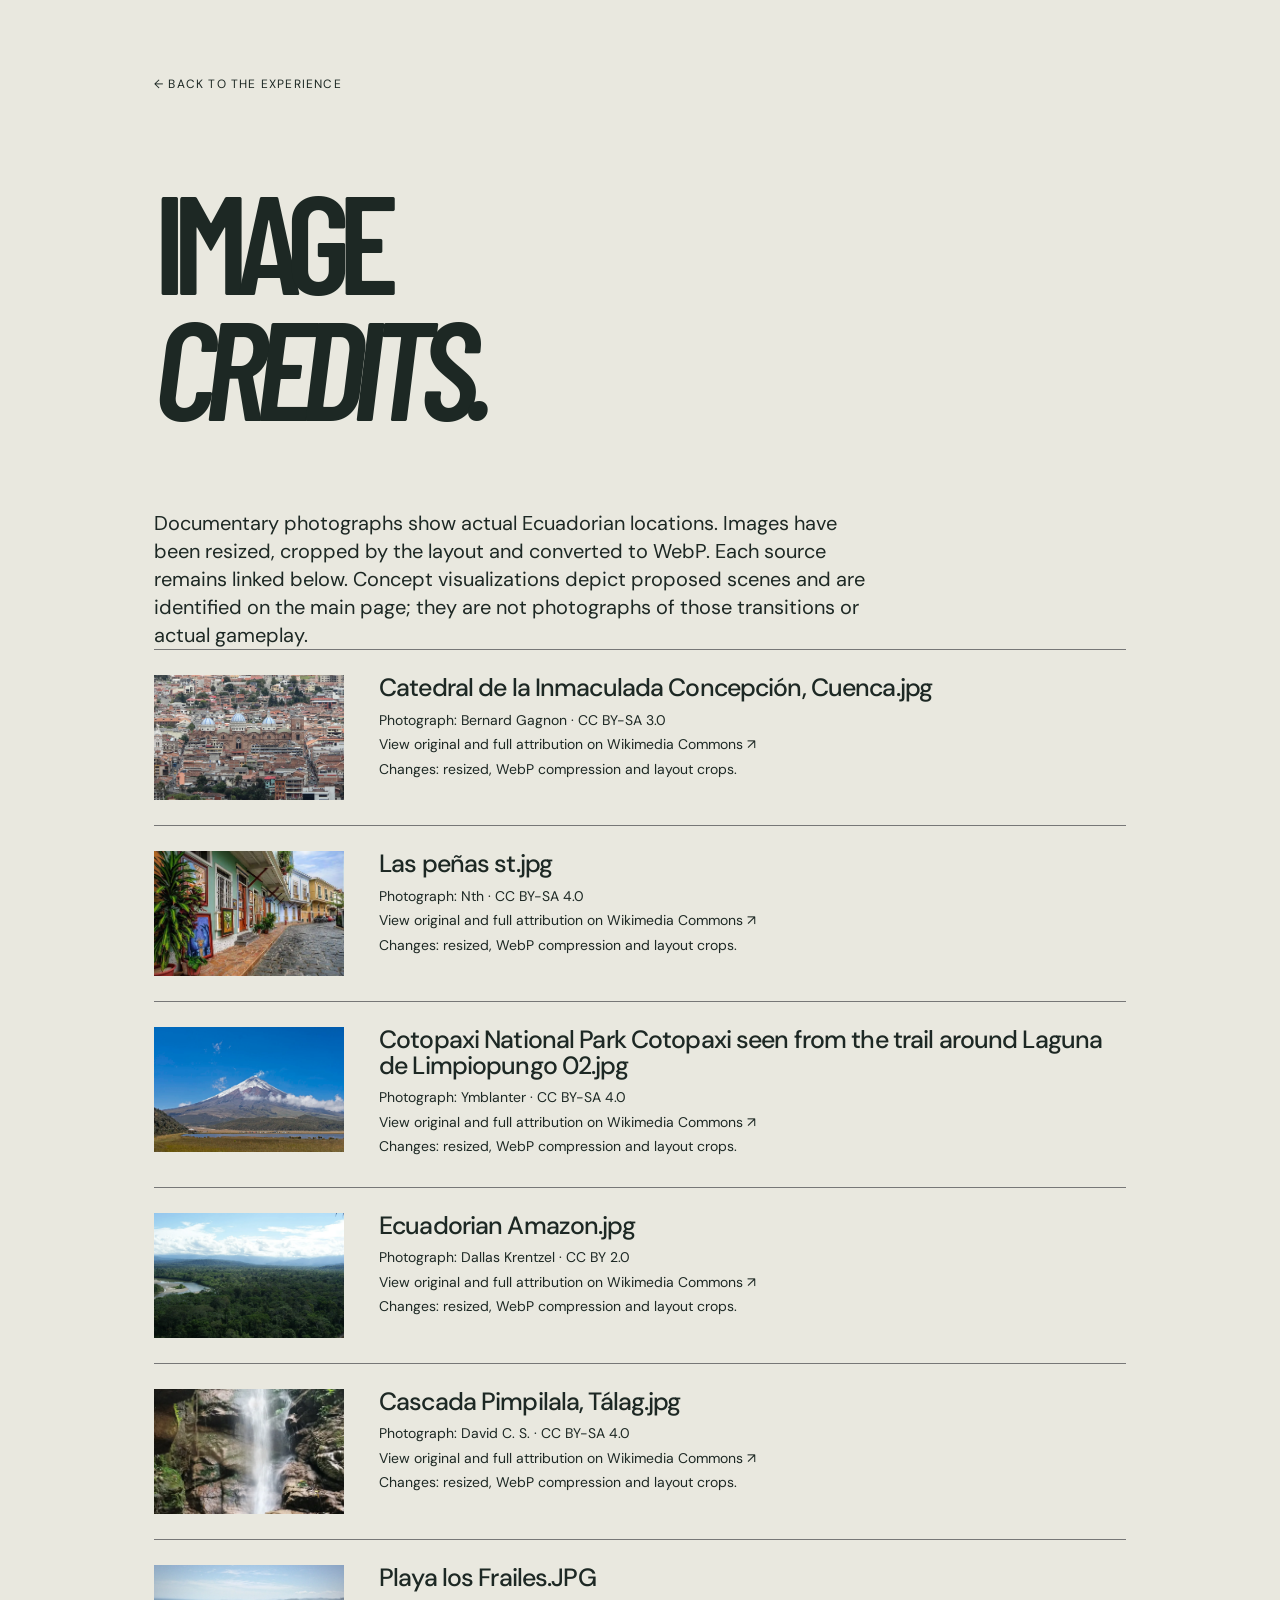
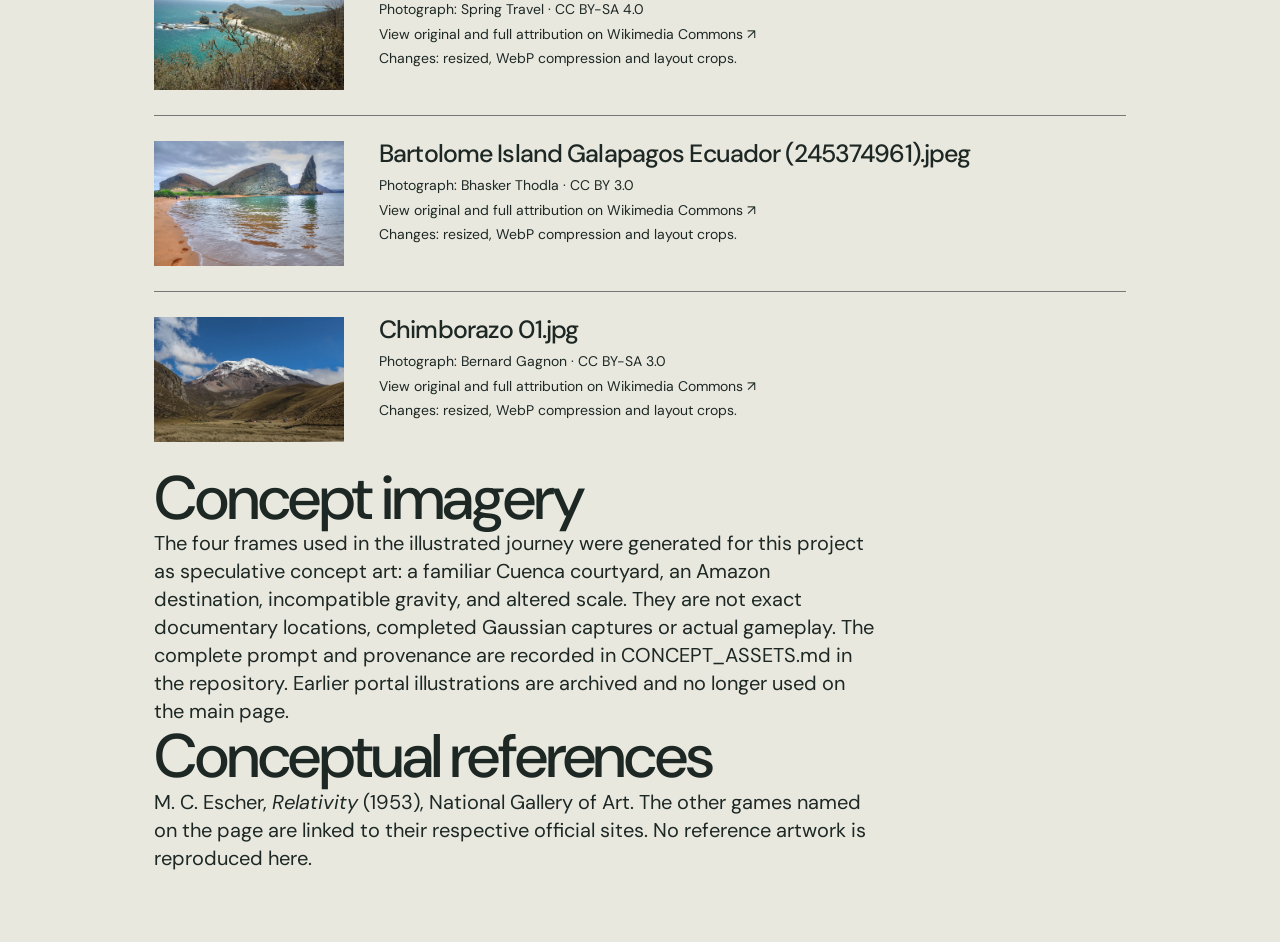
<file: credits.html>
<!doctype html><html lang="en"><head><meta charset="utf-8"><meta name="viewport" content="width=device-width, initial-scale=1"><title>Image credits — Find Your Way Home</title><link rel="stylesheet" href="style.css?v=6"><style>body{background:#e9e8df}.credits-main{max-width:1100px;margin:auto;padding:70px 5vw}.credits-main h1{font-size:clamp(4rem,11vw,10rem);letter-spacing:-.09em;line-height:.9;margin:80px 0}.credits-main p{font-size:20px;line-height:1.4;max-width:720px}.credit-row{display:grid;grid-template-columns:190px 1fr;gap:35px;padding:25px 0;border-top:1px solid #777;align-items:start}.credit-row img{width:190px;height:125px;object-fit:cover}.credit-row h2{font-size:25px;margin:0 0 10px}.credit-row p{font-size:14px;margin:5px 0}.credit-row a{word-break:break-word}.credits-main .back{font-size:12px;letter-spacing:.1em}@media(max-width:600px){.credit-row{grid-template-columns:1fr}.credit-row img{width:100%;height:190px}}</style></head><body><main class="credits-main"><a class="back" href="index.html">← BACK TO THE EXPERIENCE</a><h1>IMAGE<br><i>CREDITS.</i></h1><p>Documentary photographs show actual Ecuadorian locations. Images have been resized, cropped by the layout and converted to WebP. Each source remains linked below. Concept visualizations depict proposed scenes and are identified on the main page; they are not photographs of those transitions or actual gameplay.</p><article class="credit-row"><img src="assets/cuenca-source.webp?v=2" alt="" loading="lazy"><div><h2>Catedral de la Inmaculada Concepción, Cuenca.jpg</h2><p>Photograph: Bernard Gagnon · <a href="https://creativecommons.org/licenses/by-sa/3.0" target="_blank" rel="noopener">CC BY-SA 3.0</a></p><p><a href="https://commons.wikimedia.org/wiki/File:Catedral_de_la_Inmaculada_Concepci%C3%B3n,_Cuenca.jpg" target="_blank" rel="noopener">View original and full attribution on Wikimedia Commons ↗</a></p><p>Changes: resized, WebP compression and layout crops.</p></div></article>
<article class="credit-row"><img src="assets/guayaquil-source.webp?v=2" alt="" loading="lazy"><div><h2>Las peñas st.jpg</h2><p>Photograph: Nth · <a href="https://creativecommons.org/licenses/by-sa/4.0" target="_blank" rel="noopener">CC BY-SA 4.0</a></p><p><a href="https://commons.wikimedia.org/wiki/File:Las_pe%C3%B1as_st.jpg" target="_blank" rel="noopener">View original and full attribution on Wikimedia Commons ↗</a></p><p>Changes: resized, WebP compression and layout crops.</p></div></article>
<article class="credit-row"><img src="assets/andes-source.webp?v=2" alt="" loading="lazy"><div><h2>Cotopaxi National Park Cotopaxi seen from the trail around Laguna de Limpiopungo 02.jpg</h2><p>Photograph: Ymblanter · <a href="https://creativecommons.org/licenses/by-sa/4.0" target="_blank" rel="noopener">CC BY-SA 4.0</a></p><p><a href="https://commons.wikimedia.org/wiki/File:Cotopaxi_National_Park_Cotopaxi_seen_from_the_trail_around_Laguna_de_Limpiopungo_02.jpg" target="_blank" rel="noopener">View original and full attribution on Wikimedia Commons ↗</a></p><p>Changes: resized, WebP compression and layout crops.</p></div></article>
<article class="credit-row"><img src="assets/amazon-source.webp?v=2" alt="" loading="lazy"><div><h2>Ecuadorian Amazon.jpg</h2><p>Photograph: Dallas Krentzel · <a href="https://creativecommons.org/licenses/by/2.0" target="_blank" rel="noopener">CC BY 2.0</a></p><p><a href="https://commons.wikimedia.org/wiki/File:Ecuadorian_Amazon.jpg" target="_blank" rel="noopener">View original and full attribution on Wikimedia Commons ↗</a></p><p>Changes: resized, WebP compression and layout crops.</p></div></article>
<article class="credit-row"><img src="assets/amazon-falls.webp?v=2" alt="" loading="lazy"><div><h2>Cascada Pimpilala, Tálag.jpg</h2><p>Photograph: David C. S. · <a href="https://creativecommons.org/licenses/by-sa/4.0" target="_blank" rel="noopener">CC BY-SA 4.0</a></p><p><a href="https://commons.wikimedia.org/wiki/File:Cascada_Pimpilala,_T%C3%A1lag.jpg" target="_blank" rel="noopener">View original and full attribution on Wikimedia Commons ↗</a></p><p>Changes: resized, WebP compression and layout crops.</p></div></article>
<article class="credit-row"><img src="assets/pacific-source.webp?v=2" alt="" loading="lazy"><div><h2>Playa los Frailes.JPG</h2><p>Photograph: Spring Travel · <a href="https://creativecommons.org/licenses/by-sa/4.0" target="_blank" rel="noopener">CC BY-SA 4.0</a></p><p><a href="https://commons.wikimedia.org/wiki/File:Playa_los_Frailes.JPG" target="_blank" rel="noopener">View original and full attribution on Wikimedia Commons ↗</a></p><p>Changes: resized, WebP compression and layout crops.</p></div></article>
<article class="credit-row"><img src="assets/galapagos-source.webp?v=2" alt="" loading="lazy"><div><h2>Bartolome Island Galapagos Ecuador (245374961).jpeg</h2><p>Photograph: Bhasker Thodla · <a href="https://creativecommons.org/licenses/by/3.0" target="_blank" rel="noopener">CC BY 3.0</a></p><p><a href="https://commons.wikimedia.org/wiki/File:Bartolome_Island_Galapagos_Ecuador_(245374961).jpeg" target="_blank" rel="noopener">View original and full attribution on Wikimedia Commons ↗</a></p><p>Changes: resized, WebP compression and layout crops.</p></div></article>
<article class="credit-row"><img src="assets/riobamba-source.webp?v=2" alt="" loading="lazy"><div><h2>Chimborazo 01.jpg</h2><p>Photograph: Bernard Gagnon · <a href="https://creativecommons.org/licenses/by-sa/3.0" target="_blank" rel="noopener">CC BY-SA 3.0</a></p><p><a href="https://commons.wikimedia.org/wiki/File:Chimborazo_01.jpg" target="_blank" rel="noopener">View original and full attribution on Wikimedia Commons ↗</a></p><p>Changes: resized, WebP compression and layout crops.</p></div></article><h2>Concept imagery</h2><p>The four frames used in the illustrated journey were generated for this project as speculative concept art: a familiar Cuenca courtyard, an Amazon destination, incompatible gravity, and altered scale. They are not exact documentary locations, completed Gaussian captures or actual gameplay. The complete prompt and provenance are recorded in CONCEPT_ASSETS.md in the repository. Earlier portal illustrations are archived and no longer used on the main page.</p><h2>Conceptual references</h2><p><a href="https://www.nga.gov/artworks/54256-relativity">M. C. Escher, <i>Relativity</i> (1953), National Gallery of Art</a>. The other games named on the page are linked to their respective official sites. No reference artwork is reproduced here.</p></main></body></html>
</file>
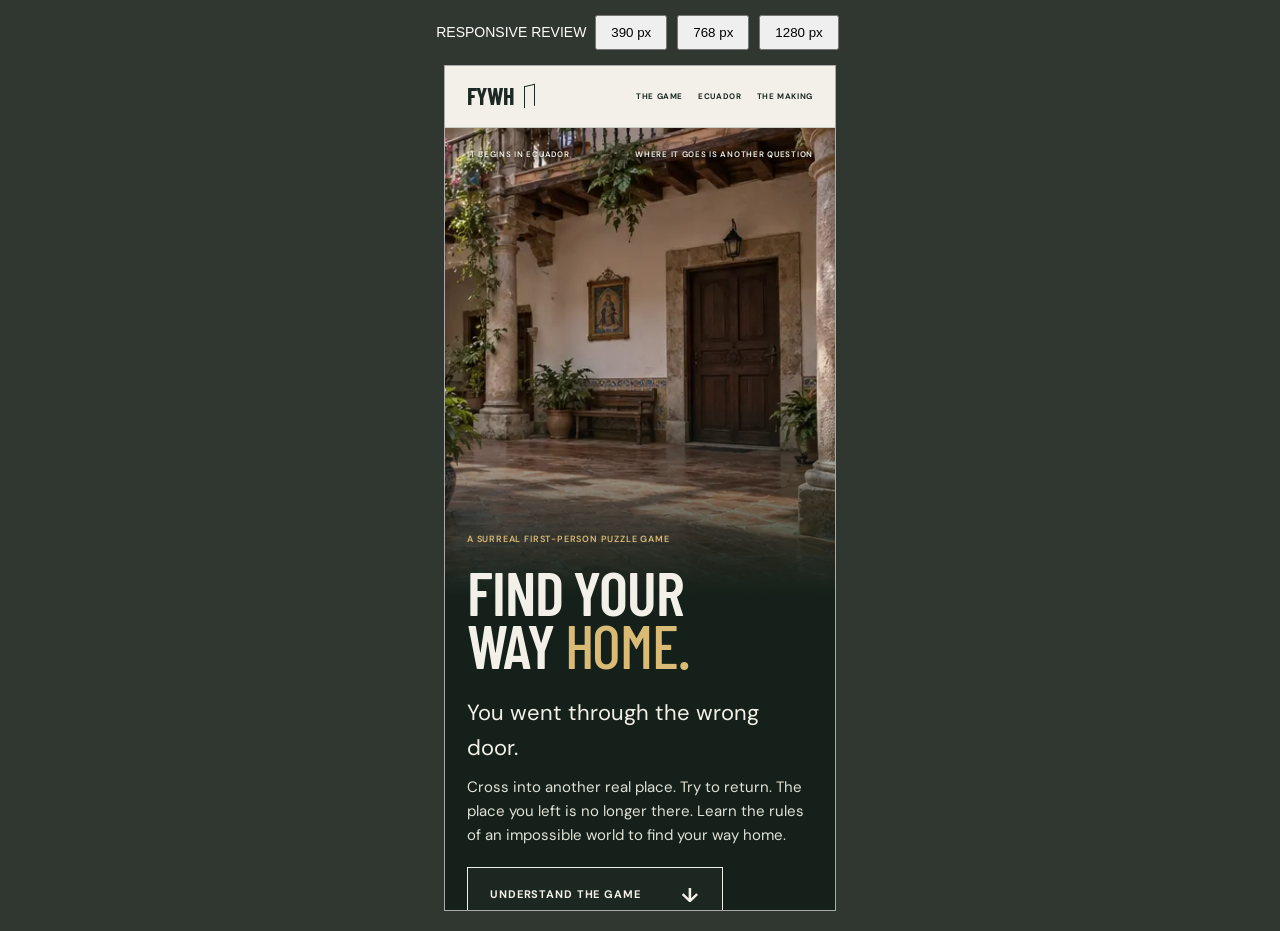
<file: review.html>
<!doctype html><html lang="en"><head><meta charset="utf-8"><meta name="viewport" content="width=device-width,initial-scale=1"><meta name="robots" content="noindex,nofollow"><title>Responsive review — FYWH</title><style>body{margin:0;background:#303630;color:#fff;font:14px Arial;text-align:center}header{padding:15px}button{padding:8px 14px;margin:0 5px;cursor:pointer}iframe{display:block;width:390px;height:844px;max-width:100%;margin:0 auto 20px;border:1px solid #aaa;background:#f2f0e8}</style></head><body><header>RESPONSIVE REVIEW <button data-width="390">390 px</button><button data-width="768">768 px</button><button data-width="1280">1280 px</button></header><iframe title="Website responsive preview" src="index.html?v=6"></iframe><script>document.querySelectorAll('button').forEach(b=>b.addEventListener('click',()=>document.querySelector('iframe').style.width=b.dataset.width+'px'));</script></body></html>
</file>
<file: style.css>
@import url('https://fonts.googleapis.com/css2?family=Barlow+Condensed:wght@500;600;700&family=DM+Sans:wght@400;500;600;700&display=swap');
:root{--ink:#1d2824;--paper:#f2f0e8;--gold:#d9bb76;--line:#c9cdc2;--muted:#5d685e;--dark:#15201c;--space:clamp(22px,5vw,80px)}
*{box-sizing:border-box}html{scroll-behavior:smooth;scroll-padding-top:85px}body{margin:0;background:var(--paper);color:var(--ink);font-family:'DM Sans',Arial,sans-serif;font-size:16px;line-height:1.6}a{color:inherit;text-decoration:none}button{font:inherit}button,a{-webkit-tap-highlight-color:transparent}button{cursor:pointer}img{display:block;width:100%;object-fit:cover}figure,p,h1,h2,h3{margin:0}p+p{margin-top:16px}h1,h2,h3{line-height:1.02;font-weight:500;letter-spacing:-.035em}h2{font-size:clamp(38px,4.8vw,74px)}h3{font-size:clamp(26px,2.5vw,38px)}em{font-family:Georgia,serif;font-weight:400}p{max-width:70ch}button:focus-visible,a:focus-visible,summary:focus-visible{outline:3px solid #be802b;outline-offset:6px}.wrap{width:100%;max-width:1600px;margin-inline:auto;padding:90px var(--space)}.eyebrow,.caption,.chapter-head,.hero-bottom,.hero-coordinate,.scene-top,.scene-route,.scene-credit,.view-label,.destination,.rule-key,.step-number,.world-meta,figcaption,.reference-grid>a>span,.milestones article>span,.footer-bottom,.project-strip b{font-size:11px;letter-spacing:.09em;line-height:1.5;font-weight:600}.eyebrow{margin-bottom:25px}.caption{color:var(--muted);font-size:10px}.lead{font-size:clamp(20px,1.8vw,27px);line-height:1.45}.chapter-head{display:flex;justify-content:space-between;gap:20px;align-items:baseline;margin-bottom:24px}.chapter-head p{margin:0}.button{display:inline-flex;justify-content:space-between;align-items:center;gap:40px;padding:17px 22px;border:1px solid currentColor;font-size:11px;font-weight:700;letter-spacing:.08em;transition:background .2s,color .2s}.button span{font-size:20px;line-height:1}.button.light{color:var(--paper);background:#ffffff08}.button.light:hover{background:var(--paper);color:var(--ink)}.button.dark{background:var(--ink);color:var(--paper);border-color:var(--ink)}.button.dark:hover{background:#3a5043}.text-link{display:inline-block;border-bottom:1px solid currentColor;padding:12px 0;font-size:11px;font-weight:700;letter-spacing:.07em}.skip{position:fixed;left:20px;top:-100px;z-index:100;background:var(--paper);padding:12px}.skip:focus{top:10px}.progress{position:fixed;top:0;height:3px;background:var(--gold);width:0;z-index:60}.site-header{height:75px;padding:0 var(--space);display:flex;align-items:center;justify-content:space-between;background:var(--paper);border-bottom:1px solid var(--line);position:relative;z-index:50}.wordmark{font-family:'Barlow Condensed',Impact,sans-serif;font-size:28px;font-weight:700;letter-spacing:-.03em;display:flex;align-items:center;gap:10px}.mark{display:block;width:11px;height:22px;border:1.5px solid var(--ink);border-bottom:0;transform:skewY(-12deg)}nav{display:flex;gap:32px}nav a{font-size:10px;letter-spacing:.08em;font-weight:700}nav a:hover{text-decoration:underline;text-underline-offset:5px}
.hero{height:min(850px,calc(100svh - 75px));min-height:640px;position:relative;color:var(--paper);overflow:hidden}.hero-photo{position:absolute;inset:0;height:100%;object-position:60% center}.hero-shade{position:absolute;inset:0;background:linear-gradient(90deg,rgba(13,20,15,.83),rgba(13,20,15,.5) 35%,transparent 65%),linear-gradient(0deg,#101910c4,transparent 25%)}.hero-content{position:relative;padding:65px var(--space);width:62%;height:100%;display:flex;flex-direction:column;align-items:flex-start;justify-content:center}.hero-content .eyebrow{color:var(--gold)}h1{font-family:'Barlow Condensed',Impact,'Arial Narrow',sans-serif;font-size:clamp(70px,8.9vw,145px);line-height:.84;font-weight:600;letter-spacing:-.018em}h1 em{font-family:inherit;font-weight:500;font-style:normal;color:var(--gold)}.hero-premise{font-size:clamp(21px,2vw,29px);margin-top:32px}.hero-description{max-width:370px;font-size:16px;margin-top:10px;color:#e1e1d6}.hero-content .button{margin-top:26px}.hero-coordinate{position:absolute;right:var(--space);top:28px;display:flex;gap:30px}.hero-bottom{position:absolute;bottom:24px;left:var(--space);right:var(--space);display:flex;justify-content:space-between;gap:20px;font-size:9px}.project-strip{display:grid;grid-template-columns:1fr 1fr 1.3fr;padding:23px var(--space);border-bottom:1px solid var(--line);gap:25px}.project-strip p{font-size:13px}.project-strip p+p{margin:0}.project-strip b{display:block;margin-bottom:4px;font-size:9px;color:var(--muted)}.intro-grid{display:grid;grid-template-columns:1.3fr 1fr;gap:9%;align-items:start}.intro-grid>div{max-width:520px}.intro{padding-bottom:75px}.intro h2{font-size:clamp(36px,4.2vw,64px)}
.storyboard-section{background:#e3e4d9;padding-block:60px}.storyboard-section .wrap{padding-block:0}.storyboard-title{display:flex;align-items:end;justify-content:space-between;gap:35px;margin-bottom:32px}.storyboard-title h2{font-size:clamp(35px,4vw,60px)}.storyboard-title p{max-width:340px;font-size:15px}.storyboard-panels{display:grid;grid-template-columns:repeat(3,1fr);gap:8px}.storyboard-panels figure{min-width:0}.storyboard-image{aspect-ratio:1/1;background-image:url('assets/crossing-storyboard.webp');background-size:300% 100%;background-repeat:no-repeat}.storyboard-panels figure:nth-child(2) .storyboard-image{background-position:50% 0}.storyboard-panels figure:nth-child(3) .storyboard-image{background-position:100% 0}.storyboard-panels figcaption{padding:18px 8px 18px 0;font-size:12px;letter-spacing:0}.storyboard-panels figcaption b{display:block;font-size:10px;letter-spacing:.08em;margin-bottom:6px}.storyboard-section .caption{margin-top:12px}
.walkthrough{padding-top:75px}.walkthrough>h2{max-width:800px;margin-bottom:45px}.walk-layout{display:grid;grid-template-columns:minmax(0,1.45fr) minmax(300px,1fr);gap:7%;align-items:start}.walk-scene{position:sticky;top:40px;height:min(76svh,700px);min-height:430px;background:var(--dark);color:#fff;overflow:hidden}.scene-images{position:absolute;inset:0;perspective:900px}.scene-image{position:absolute;inset:0;height:100%;opacity:0;transition:opacity .7s,transform 1.2s;transform:scale(1.05);object-position:center}.scene-image.active{opacity:1;transform:scale(1)}.scene-image[data-scene="1"],.scene-image[data-scene="3"]{object-position:59% center}.scene-top{position:absolute;top:0;left:0;right:0;display:flex;justify-content:space-between;padding:20px;background:linear-gradient(#0009,transparent);z-index:3}.scene-route{position:absolute;bottom:70px;left:20px;right:20px;background:#14231de6;padding:16px;border-left:3px solid var(--gold);font-size:12px;z-index:3}.scene-credit{position:absolute;bottom:40px;left:20px;font-size:8px;text-shadow:0 1px 5px #000;background:#0008;padding:3px}.scene-dots{position:absolute;bottom:20px;left:20px;right:20px;display:flex;gap:8px}.scene-dots i{height:2px;background:#ffffff60;flex:1}.scene-dots i.active{background:var(--gold)}.door-leaf{position:absolute;left:36%;top:0;width:46%;height:100%;background:#29241f;box-shadow:inset 0 0 0 15px #473a2b,inset 0 0 0 19px #241d16;transform-origin:left;transform:rotateY(-110deg);opacity:0;transition:transform 1.3s,opacity .25s;pointer-events:none}.walk-scene[data-step="0"] .door-leaf{transform:rotateY(0);opacity:0}.walk-scene.opening .door-leaf{transform:rotateY(0);opacity:1}.walk-step{min-height:65vh;display:flex;justify-content:center;flex-direction:column;padding:40px 0;opacity:.4;transition:opacity .5s}.walk-step.active{opacity:1}.step-number{color:#9a7941;font-size:18px;margin-bottom:22px}.walk-step h3{font-size:clamp(30px,3vw,46px);margin-bottom:24px}.walk-step p{font-size:17px;line-height:1.7}.action{margin-top:28px;border-top:1px solid var(--line);padding-top:16px;font-size:13px}.action b{display:block;font-size:9px;letter-spacing:.1em;margin-bottom:6px}
.puzzle-section{background:#dde1d4}.puzzle-heading,.spatial-heading,.making-heading{display:grid;grid-template-columns:1.2fr 1fr;gap:9%;align-items:start;margin-bottom:40px}.puzzle-heading>p{max-width:450px;margin-top:5px}.puzzle-grid{display:grid;grid-template-columns:1.2fr 1fr;background:var(--paper);border:1px solid #adb6a7}.puzzle-view{position:relative;min-height:580px;overflow:hidden;background:var(--dark)}.puzzle-view>img{height:100%;position:absolute;inset:0;transition:opacity .2s,transform .8s;transform:scale(1.03)}.puzzle-view.crossing>img{transform:scale(1.3)}.puzzle-frame{position:absolute;inset:11% 27% 0;border:13px solid #ead8b0;box-shadow:0 0 0 1px #6a5332,0 0 0 100vw #11221c88;display:flex;justify-content:center;align-items:start;pointer-events:none}.puzzle-frame>span{position:absolute;top:-38px;background:var(--paper);color:var(--ink);padding:5px 12px;font-size:10px;font-weight:700;letter-spacing:.1em}.frame-opening{border:1px dashed #fff8;position:absolute;inset:0}.view-label{position:absolute;top:18px;left:18px;font-size:8px;color:#fff}.destination{position:absolute;bottom:25px;left:18px;color:#fff;background:#14231deb;padding:12px;font-size:10px}.puzzle-controls{padding:38px}.puzzle-controls h3{margin-bottom:25px}.puzzle-controls .eyebrow{font-size:9px;margin-bottom:14px}fieldset{border:0;margin:0;padding:0}legend{font-size:13px;font-weight:600;padding:0;margin-bottom:12px}.state-options{display:flex;gap:9px}.state-options button{background:transparent;border:1px solid #a6b19e;padding:10px 15px;font-size:10px;flex:1;white-space:nowrap}.state-options button span{font-size:23px;margin-right:10px;vertical-align:middle}.state-options button[aria-pressed="true"]{background:#dce3cc;border-color:#344b37}.puzzle-controls #condition-description{font-size:13px;min-height:44px;margin:14px 0}.puzzle-controls .button{width:100%}.result{border-left:2px solid #b39c68;padding-left:14px;font-size:14px;min-height:70px;margin:20px 0}.rule-key{display:grid;gap:5px;border-top:1px solid var(--line);padding-top:15px;font-size:9px;letter-spacing:.03em}.rule-key b{font-size:8px;letter-spacing:.1em;margin-bottom:3px}.puzzle-controls .caption{margin-top:18px;font-weight:400;font-size:10px;letter-spacing:0;line-height:1.6}.loop{display:flex;justify-content:space-between;gap:10px;padding:35px 0 0;font-size:10px;letter-spacing:.04em;font-weight:700}.loop i{font-style:normal;color:#708064}
.spatial-heading{margin-bottom:40px}.spatial-heading>div{max-width:475px}.spatial-study{background:#14211c;position:relative;color:var(--paper);padding:30px 10%;overflow:hidden;perspective:900px}.spatial-study figure{position:relative;height:245px;width:85%;margin:auto;overflow:hidden;border:1px solid #e1ddc56b}.spatial-study .ceiling{transform:rotateX(-18deg) rotateY(-9deg);transform-origin:bottom}.spatial-study .ground{transform:rotateX(18deg) rotateY(9deg);transform-origin:top}.spatial-study img{height:100%}.spatial-study .ceiling img{transform:rotate(180deg);object-position:50% 60%}.spatial-study .ground img{object-position:50% 65%}.spatial-study figcaption{position:absolute;bottom:0;left:0;right:0;display:flex;justify-content:space-between;padding:12px 18px;background:#10241be3;font-size:10px}.spatial-gap{display:flex;align-items:center;justify-content:center;height:115px;gap:20px}.spatial-gap>span{font-size:8px;letter-spacing:.08em;max-width:80px}.spatial-gap svg{width:65%;height:100%;overflow:visible;fill:none;stroke:var(--gold);stroke-width:2}.spatial-gap text{fill:var(--gold);stroke:none;font:11px Arial;letter-spacing:1px}.spatial-caption{display:grid;grid-template-columns:1fr 1fr;gap:10%;padding:30px 0}.spatial-caption strong{font-size:24px;line-height:1.25;font-weight:500}.spatial-caption p{font-size:13px}.mechanics{display:grid;grid-template-columns:repeat(3,1fr);margin-top:28px;border-top:1px solid var(--line)}.mechanics article{padding:22px 22px 22px 0;border-bottom:1px solid var(--line)}.mechanics b{font-size:10px;letter-spacing:.07em}.mechanics p{font-size:13px;margin-top:7px}.spatial-section>.caption{margin-top:18px}
.worlds-section{background:#182920;color:var(--paper)}.worlds-section .caption{color:#afbcaa}.worlds-heading{display:flex;gap:7%;align-items:end;margin-bottom:45px}.worlds-heading h2{font-family:'Barlow Condensed',Impact,sans-serif;font-weight:600;font-size:clamp(65px,8vw,120px);line-height:.88;flex:1}.worlds-heading h2 em{font:inherit;color:var(--gold)}.worlds-heading p{max-width:380px;font-size:15px}.world-atlas{display:grid;grid-template-columns:repeat(12,1fr);gap:32px 22px}.world-card{grid-column:span 4}.world-card:nth-child(1){grid-column:span 7}.world-card:nth-child(2){grid-column:span 5;padding-top:65px}.world-card:nth-child(3){grid-column:span 5}.world-card:nth-child(4){grid-column:span 7;padding-top:45px}.world-card:nth-child(5),.world-card:nth-child(6){grid-column:span 6}.world-photo{overflow:hidden;position:relative;height:340px}.world-card:first-child .world-photo{height:430px}.world-card:nth-child(2) .world-photo{height:365px}.world-card:nth-child(4) .world-photo{height:295px}.world-photo img{height:100%;transition:transform .8s}.world-card:hover img{transform:scale(1.035)}.world-number{position:absolute;top:12px;left:15px;border:1px solid #fff9;background:#1a271d70;color:#fff;padding:5px 8px;font-size:10px}.world-card h3{font-family:'Barlow Condensed',Impact,sans-serif;font-size:42px;letter-spacing:0;line-height:1;margin:15px 0 5px}.world-meta{color:var(--gold);font-size:9px}.world-card p{font-size:13px;color:#c3cbbf;margin-top:9px;max-width:480px}.capture-note{display:grid;grid-template-columns:1fr 2fr;gap:7%;border-top:1px solid #ffffff3b;padding-top:26px;margin-top:45px}.capture-note b{font-size:11px;letter-spacing:.08em}.capture-note p{font-size:13px;color:#c3cbbf}.expansion{margin-top:45px;border:1px solid #ffffff38;padding:32px;display:grid;grid-template-columns:1fr 1.2fr;gap:7%;background:#ffffff04}.expansion h3{font-size:34px;color:var(--gold)}.expansion p{font-size:15px}.expansion .eyebrow{color:#c3cbbf;font-size:9px;margin-bottom:15px}
.postcards .intro-grid{margin-bottom:40px}.threshold-grid{display:grid;grid-template-columns:repeat(3,1fr);gap:20px}.threshold-grid img{aspect-ratio:4/5;object-position:center}.threshold-grid figure:nth-child(2){margin-top:45px}.threshold-grid figure:nth-child(3){margin-top:90px}.threshold-grid figcaption{padding:15px 0;display:grid;gap:5px;font-size:10px}.threshold-grid figcaption span{font-weight:400;letter-spacing:0;font-size:13px}.postcards>.caption{margin-top:12px}.making-section{background:#e3e4d9}.making-heading .lead{font-size:21px}.capture-layout{display:grid;grid-template-columns:1fr 1.1fr;gap:6%;margin-bottom:50px}.capture-layout figure{position:relative;min-height:540px}.capture-layout figure img{height:100%;position:absolute;inset:0}.capture-layout figcaption{position:absolute;bottom:0;left:0;right:0;background:#14211ce3;color:var(--paper);padding:16px;font-size:9px}.pipeline{list-style:none;padding:0;margin:0}.pipeline li{display:flex;gap:20px;padding:23px 0;border-top:1px solid #adb7a4}.pipeline li>span{font-size:11px;color:#5b6f4d;line-height:2}.pipeline h3{font-size:26px;line-height:1.15}.pipeline p{font-size:14px;margin-top:10px}.technology-grid{display:grid;grid-template-columns:repeat(3,1fr);gap:40px}.technology-grid article{border-top:1px solid #adb7a4;padding-top:23px}.technology-grid .eyebrow{font-size:9px;margin-bottom:18px}.technology-grid h3{font-size:30px;margin-bottom:20px}.technology-grid p{font-size:14px}.references h2{margin-bottom:35px}.reference-grid{display:grid;grid-template-columns:repeat(4,1fr);border-top:1px solid var(--line);border-bottom:1px solid var(--line)}.reference-grid>a{padding:25px 25px 25px 0}.reference-grid>a>span{font-size:8px;color:var(--muted)}.reference-grid h3{font-size:24px;margin:18px 0 14px}.reference-grid p{font-size:13px}.reference-grid a:hover h3{text-decoration:underline;text-underline-offset:5px}.reference-thesis{font-size:clamp(26px,3vw,45px);line-height:1.2;margin-top:38px;letter-spacing:-.03em}.media-section{background:#18231e;color:var(--paper)}.media-section .wrap{padding-block:60px}.media-section .caption{color:#bdc5b7}.media-section h2{margin-bottom:30px}.media-canvas{aspect-ratio:16/9;width:100%;position:relative;background:#0c1510;border:1px solid #ffffff40;overflow:hidden}.media-canvas>img{position:absolute;inset:0;height:100%;opacity:.48}.media-label{position:absolute;inset:0;display:flex;align-items:center;justify-content:center;flex-direction:column;text-align:center;background:linear-gradient(transparent,#06130aa8)}.media-label h3{font-family:'Barlow Condensed',Impact,sans-serif;font-weight:600;font-size:clamp(25px,4vw,55px);letter-spacing:.015em}.media-label p{font-size:10px;letter-spacing:.17em;margin-top:16px}.film-icon,.demo-icon{font-size:50px;line-height:1;margin-bottom:22px}.media-caption{font-size:13px;margin-top:18px;color:#bcc4b6}.demo-section{border-top:1px solid #ffffff30}.media-canvas>video,.media-canvas>iframe{width:100%;height:100%;border:0;display:block;object-fit:contain}.milestones{display:grid;grid-template-columns:repeat(3,1fr);gap:35px;margin-top:45px}.milestones article{border-top:1px solid var(--line);padding-top:22px}.milestones article>span{font-size:9px}.milestones h3{font-size:29px;margin:20px 0}.milestones p{font-size:14px}.journal-section{background:#e0e3d8}.journal-heading{display:grid;grid-template-columns:1.2fr 1fr;gap:0 9%;margin-bottom:35px}.journal-heading .eyebrow{grid-column:1/-1}.journal-heading h2{font-size:48px}.journal-heading>p:last-child{font-size:14px}.journal-entry{border-top:1px solid #aeb7a5}.journal-entry:last-child{border-bottom:1px solid #aeb7a5}.journal-entry summary{display:grid;grid-template-columns:45px 1fr auto 15px;gap:12px;align-items:center;padding:22px 0;cursor:pointer;list-style:none}.journal-entry summary::-webkit-details-marker{display:none}.journal-entry summary>span{font-size:10px}.journal-entry summary strong{font-size:19px;font-weight:500;line-height:1.2}.journal-entry summary small{font-size:8px;letter-spacing:.1em;color:#5b6654}.journal-entry summary:after{content:'+';font-size:20px}.journal-entry[open] summary:after{content:'−'}.journal-entry p{font-size:14px;margin:0 0 25px 57px;max-width:650px}.journal-entry .journal-media{margin:0 0 25px 57px;max-width:650px}.journal-media img,.journal-media video{width:100%;max-height:400px;object-fit:cover}.footer-title{display:block;font-family:'Barlow Condensed',Impact,sans-serif;font-size:clamp(72px,12vw,185px);font-weight:600;line-height:.88;letter-spacing:-.015em;position:relative;margin:25px 0 55px}.footer-title em{font:inherit;color:#6c795b}.footer-title>span{position:absolute;right:0;top:0;font-family:Arial;font-size:.75em;font-weight:400}.footer-bottom{display:flex;justify-content:space-between;gap:20px;border-top:1px solid var(--line);padding-top:20px;font-size:9px}
@media(min-width:1700px){.hero-content{padding-left:max(var(--space),calc((100vw - 1440px)/2))}}
@media(max-width:1000px){nav{gap:18px}.hero-content{width:70%}.hero-coordinate{font-size:8px}.hero-bottom{font-size:8px}.wrap{padding-block:65px}.walk-layout{gap:5%;grid-template-columns:1.1fr 1fr}.puzzle-controls{padding:25px}.puzzle-grid{grid-template-columns:1fr 1fr}.puzzle-heading,.spatial-heading,.making-heading{gap:6%}.reference-grid{grid-template-columns:repeat(2,1fr)}.reference-grid>a:nth-child(-n+2){border-bottom:1px solid var(--line)}.worlds-heading{align-items:start;flex-direction:column;gap:28px}.worlds-heading p{max-width:600px}.technology-grid{gap:22px}.capture-layout{gap:4%}}
@media(max-width:700px){:root{--space:22px}html{scroll-padding-top:20px}.site-header{height:62px}.wordmark{font-size:24px}nav{gap:15px}nav a{font-size:8px}nav a:last-child{display:none}.hero{height:810px;min-height:0;max-height:none}.hero-photo{height:56%;top:0;object-position:60% center}.hero-shade{background:linear-gradient(0deg,#142019 0%,#142019 45%,#14201900 70%)}.hero-content{width:100%;padding:0 var(--space);justify-content:end;height:auto;position:absolute;left:0;right:0;bottom:65px}.hero-content .eyebrow{font-size:9px;margin-bottom:19px}h1{font-size:clamp(62px,15.5vw,110px)}.hero-premise{font-size:22px;margin-top:25px}.hero-description{font-size:15px;max-width:370px}.hero-content .button{margin-top:20px}.hero-coordinate{left:22px;right:22px;top:20px;justify-content:space-between;font-size:8px;text-shadow:0 1px 4px #000}.hero-bottom{bottom:18px;display:block}.hero-bottom>span:first-child{display:none}.hero-bottom>span:last-child{font-size:8px}.project-strip{grid-template-columns:1fr 1fr;gap:18px;padding-block:21px}.project-strip p{font-size:11px}.project-strip p:last-child{grid-column:1/-1}.intro-grid,.puzzle-heading,.spatial-heading,.making-heading{grid-template-columns:1fr;gap:27px}.intro-grid h2{font-size:38px}.intro-grid p{font-size:15px}.intro-grid .lead{font-size:21px}.wrap{padding-block:52px}.eyebrow{font-size:9px;margin-bottom:21px}.chapter-head{display:block;margin-bottom:20px}.chapter-head .caption{margin-top:8px;font-size:8px}.storyboard-title{display:block}.storyboard-title p{margin-top:20px;max-width:none}.storyboard-panels{grid-template-columns:1fr;gap:22px}.storyboard-image{aspect-ratio:1/1;max-height:560px}.storyboard-panels figcaption{padding-bottom:0}.walkthrough>h2{font-size:38px;margin-bottom:26px}.walk-layout{display:block}.walk-scene{top:0;height:44svh;min-height:280px;max-height:460px;z-index:4;box-shadow:0 10px 20px #f2f0e866}.scene-top{font-size:9px;padding:13px}.scene-route{font-size:9px;padding:10px;bottom:47px;left:13px;right:13px}.scene-credit{bottom:25px;left:13px;font-size:7px}.scene-dots{left:13px;right:13px;bottom:14px}.walk-step{min-height:68svh;padding:40px 4px}.walk-step h3{font-size:33px}.walk-step p{font-size:15px}.step-number{margin-bottom:15px}.action{margin-top:20px}.puzzle-grid{grid-template-columns:1fr}.puzzle-view{min-height:360px}.puzzle-controls{padding:24px}.puzzle-heading>p{font-size:15px}.loop{flex-wrap:wrap;justify-content:center;font-size:8px;gap:9px 14px}.spatial-heading>div{font-size:15px}.spatial-study{padding:20px 4%}.spatial-study figure{width:94%;height:180px}.spatial-study figcaption{font-size:7px;padding:10px}.spatial-gap{height:95px;gap:5px}.spatial-gap>span{display:none}.spatial-gap svg{width:95%}.spatial-caption{grid-template-columns:1fr;gap:18px}.spatial-caption strong{font-size:23px}.mechanics{grid-template-columns:1fr 1fr;margin-top:0}.mechanics article{padding:18px 12px 18px 0}.mechanics b{font-size:8px}.mechanics p{font-size:12px}.worlds-heading h2{font-size:clamp(53px,12vw,85px)}.world-atlas{grid-template-columns:1fr;gap:30px}.world-card:nth-child(n){grid-column:auto;padding-top:0}.world-card:nth-child(n) .world-photo{height:330px}.world-card:nth-child(2) .world-photo{height:430px}.world-card h3{font-size:38px}.capture-note,.expansion{grid-template-columns:1fr;gap:15px}.expansion{padding:25px}.expansion h3{font-size:33px}.threshold-grid{grid-template-columns:1fr}.threshold-grid figure:nth-child(n){margin:0}.threshold-grid img{aspect-ratio:4/3}.threshold-grid figcaption{padding:12px 0 15px}.capture-layout{grid-template-columns:1fr;gap:25px}.capture-layout figure{min-height:330px}.pipeline h3{font-size:25px}.pipeline p{font-size:13px}.technology-grid{grid-template-columns:1fr;gap:25px}.technology-grid h3{font-size:30px}.technology-grid p{font-size:14px}.technology-grid .eyebrow{margin-bottom:13px}.reference-grid{gap:0 18px}.reference-grid>a{padding:22px 0}.reference-grid h3{font-size:23px}.reference-grid p{font-size:12px}.reference-grid>a>span{font-size:7px}.reference-thesis{font-size:29px}.media-section .wrap{padding-block:40px}.media-section h2{font-size:36px}.media-canvas{width:calc(100% + 24px);margin-left:-12px}.media-label h3{font-size:25px}.media-label p{font-size:8px;margin-top:10px}.film-icon,.demo-icon{font-size:30px;margin-bottom:10px}.media-caption{font-size:12px}.milestones{grid-template-columns:1fr;gap:24px}.milestones h3{font-size:30px;margin:15px 0}.journal-heading{grid-template-columns:1fr;gap:20px}.journal-heading .eyebrow{margin:0}.journal-heading h2{font-size:37px}.journal-entry summary{grid-template-columns:24px 1fr 15px;gap:8px}.journal-entry summary small{display:none}.journal-entry summary strong{font-size:16px}.journal-entry p,.journal-entry .journal-media{margin-left:32px}.footer-title{font-size:18vw;margin-bottom:35px}.footer-title>span{font-size:.55em}.footer-bottom{flex-wrap:wrap;font-size:8px;gap:14px}}
@media(prefers-reduced-motion:reduce){html{scroll-behavior:auto}*,*:before,*:after{transition:none!important;animation:none!important}.walk-step{opacity:1}.door-leaf{display:none}}
/* A single generated storyboard supplies four consistent views; each pane is cropped,
   never stretched, through its own sizing container. */
.state-art{position:relative;overflow:hidden;container-type:size;background:none}
.state-art::before{content:'';position:absolute;left:50%;top:50%;width:max(100cqw,150cqh);height:max(66.6667cqw,100cqh);transform:translate(-50%,-50%);background-image:url('assets/journey-states.webp');background-size:200% 200%;background-position:var(--art-x,0%) var(--art-y,0%);background-repeat:no-repeat}
.art-0{--art-x:0%;--art-y:0%}.art-1{--art-x:100%;--art-y:0%}.art-2{--art-x:0%;--art-y:100%}.art-3{--art-x:100%;--art-y:100%}
.hero-photo.state-art{position:absolute;inset:0}.scene-image.state-art{position:absolute;inset:0}
.route-diagram{display:grid;grid-template-columns:1fr 42px 1fr 42px 1fr 42px 1fr;gap:8px;align-items:center;border-block:1px solid #a9b49e;padding:30px 0}.route-diagram article{min-width:0}.route-diagram article>span{font-size:8px;letter-spacing:.06em;font-weight:600;display:block;margin-bottom:12px}.route-diagram .state-art{height:160px;border:1px solid #65745c}.route-diagram h3{font-size:24px;margin-top:18px;letter-spacing:-.03em}.route-diagram p{font-size:12px;margin-top:8px}.route-arrow{display:flex;flex-direction:column;align-items:center;font-size:27px;color:#61744e}.route-arrow span{font-size:6px;letter-spacing:.05em;white-space:nowrap}.understanding{display:grid;grid-template-columns:1fr 1fr;gap:8%;margin-top:38px}.understanding h3{font-size:36px;line-height:1.15}.understanding p{font-size:15px}.gravity-reveal{position:relative;overflow:hidden;height:650px;color:#fff;background:#1a291e}.gravity-reveal>.state-art{position:absolute;inset:0}.gravity-note{position:absolute;left:24px;background:#122319dd;padding:9px 14px;font-size:9px;letter-spacing:.07em}.gravity-note.top{top:22px}.gravity-note.bottom{bottom:22px}.gravity-word{position:absolute;right:25px;bottom:25px;font-family:'Barlow Condensed',Impact,sans-serif;font-size:90px;font-weight:600;line-height:1;color:#fff;text-shadow:0 2px 12px #0006}.postcard-network{display:grid;grid-template-columns:1fr 30px 1fr 30px 1fr;gap:20px;align-items:center}.postcard-network img{height:280px}.postcard-network figure:nth-of-type(2){padding-top:50px}.postcard-network figure:nth-of-type(3){padding-top:100px}.postcard-network>span{font-size:32px;color:#7b855b}.postcard-network figcaption{font-size:9px;padding-top:13px}.media-art{position:absolute;inset:0;opacity:.5}.reference-grid{grid-template-columns:repeat(3,1fr)}.reference-grid>a{border-bottom:1px solid var(--line)}
@media(max-width:1000px){.route-diagram{grid-template-columns:1fr 28px 1fr;gap:20px}.route-diagram>.route-arrow:nth-of-type(2){display:none}.route-diagram .state-art{height:230px}.gravity-reveal{height:520px}.reference-grid{grid-template-columns:repeat(2,1fr)}}
@media(max-width:700px){.hero-photo.state-art{bottom:auto;height:56%}.route-diagram{grid-template-columns:1fr;gap:20px}.route-diagram .state-art{height:240px}.route-diagram>.route-arrow:nth-of-type(2){display:flex}.route-arrow{transform:none;font-size:0;gap:4px}.route-arrow:after{content:'↓';font-size:28px}.route-arrow span{font-size:8px}.route-diagram article>span{font-size:9px}.route-diagram h3{font-size:29px;margin-top:12px}.route-diagram p{font-size:13px}.understanding{grid-template-columns:1fr;gap:25px}.understanding h3{font-size:32px}.gravity-reveal{height:470px}.gravity-note{font-size:7px;left:14px;max-width:75%;padding:7px 10px}.gravity-note.bottom{bottom:15px}.gravity-word{font-size:57px;right:15px;bottom:50px}.postcard-network{grid-template-columns:1fr;gap:15px}.postcard-network figure:nth-of-type(n){padding:0}.postcard-network>span{text-align:center;transform:rotate(45deg)}.postcard-network img{height:280px}.reference-grid{grid-template-columns:1fr 1fr}.hero-description{max-width:360px}.hero-content{bottom:55px}.hero{height:850px}}
.door-leaf{left:0;width:100%;background:#211e18;box-shadow:inset 0 0 0 16px #3e3326,inset 0 0 0 18px #191710}
@media(max-width:700px){.hero-photo.art-0::before{left:20%}.scene-image.art-0::before{left:35%}.walk-step{justify-content:flex-start;min-height:60svh;padding-top:32px}}
</file>
